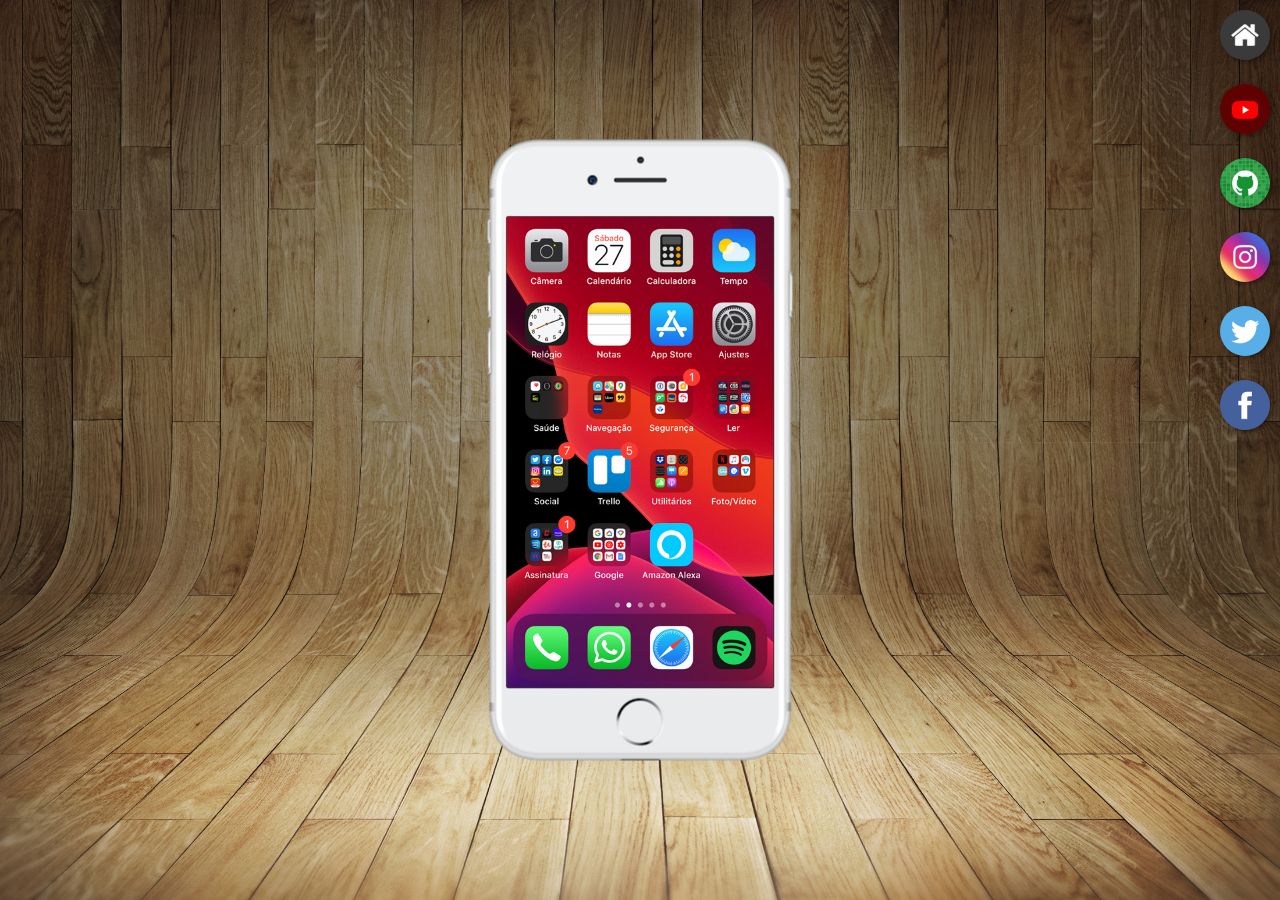
<file: index.html>
<!DOCTYPE html>
<html lang="pt-br">
<head>
    <meta charset="UTF-8">
    <meta name="viewport" content="width=device-width, initial-scale=1.0">
    <link rel="shortcut icon" href="favicon.ico" type="image/x-icon">
    <link rel="stylesheet" href="estilos/style.css">
    <title>Redes Sociais</title>
</head>
<body>
    <main>
        <section id="telefone">
             <iframe src="home.html" name="tela" id="tela" frameborder="0">
                seu navegador não é compatível com isso.
             </iframe>
       </section>
        <section id="redes-sociais">
            <a href="home.html" target="tela"><img src="imagens/logo-home.jpg" alt="home"></a><br>
            <a href="youtube.html" target="tela"><img src="imagens/logo-youtube.jpg" alt="Youtube"></a><br>
            <a href="github.html" target="tela"><img src="imagens/logo-github.jpg" alt="Github"></a><br>
            <a href="instagram.html" target="tela"><img src="imagens/logo-instagram.jpg" alt="instagram"></a><br>
            <a href="twitter.html" target="tela"><img src="imagens/logo-twitter.jpg" alt="twitter"></a><br>
            <a href="facebook.html" target="tela"><img src="imagens/logo-facebook.jpg" alt="facebook"></a><br>
        </section>
    </main>
</body>
</html>
</file>
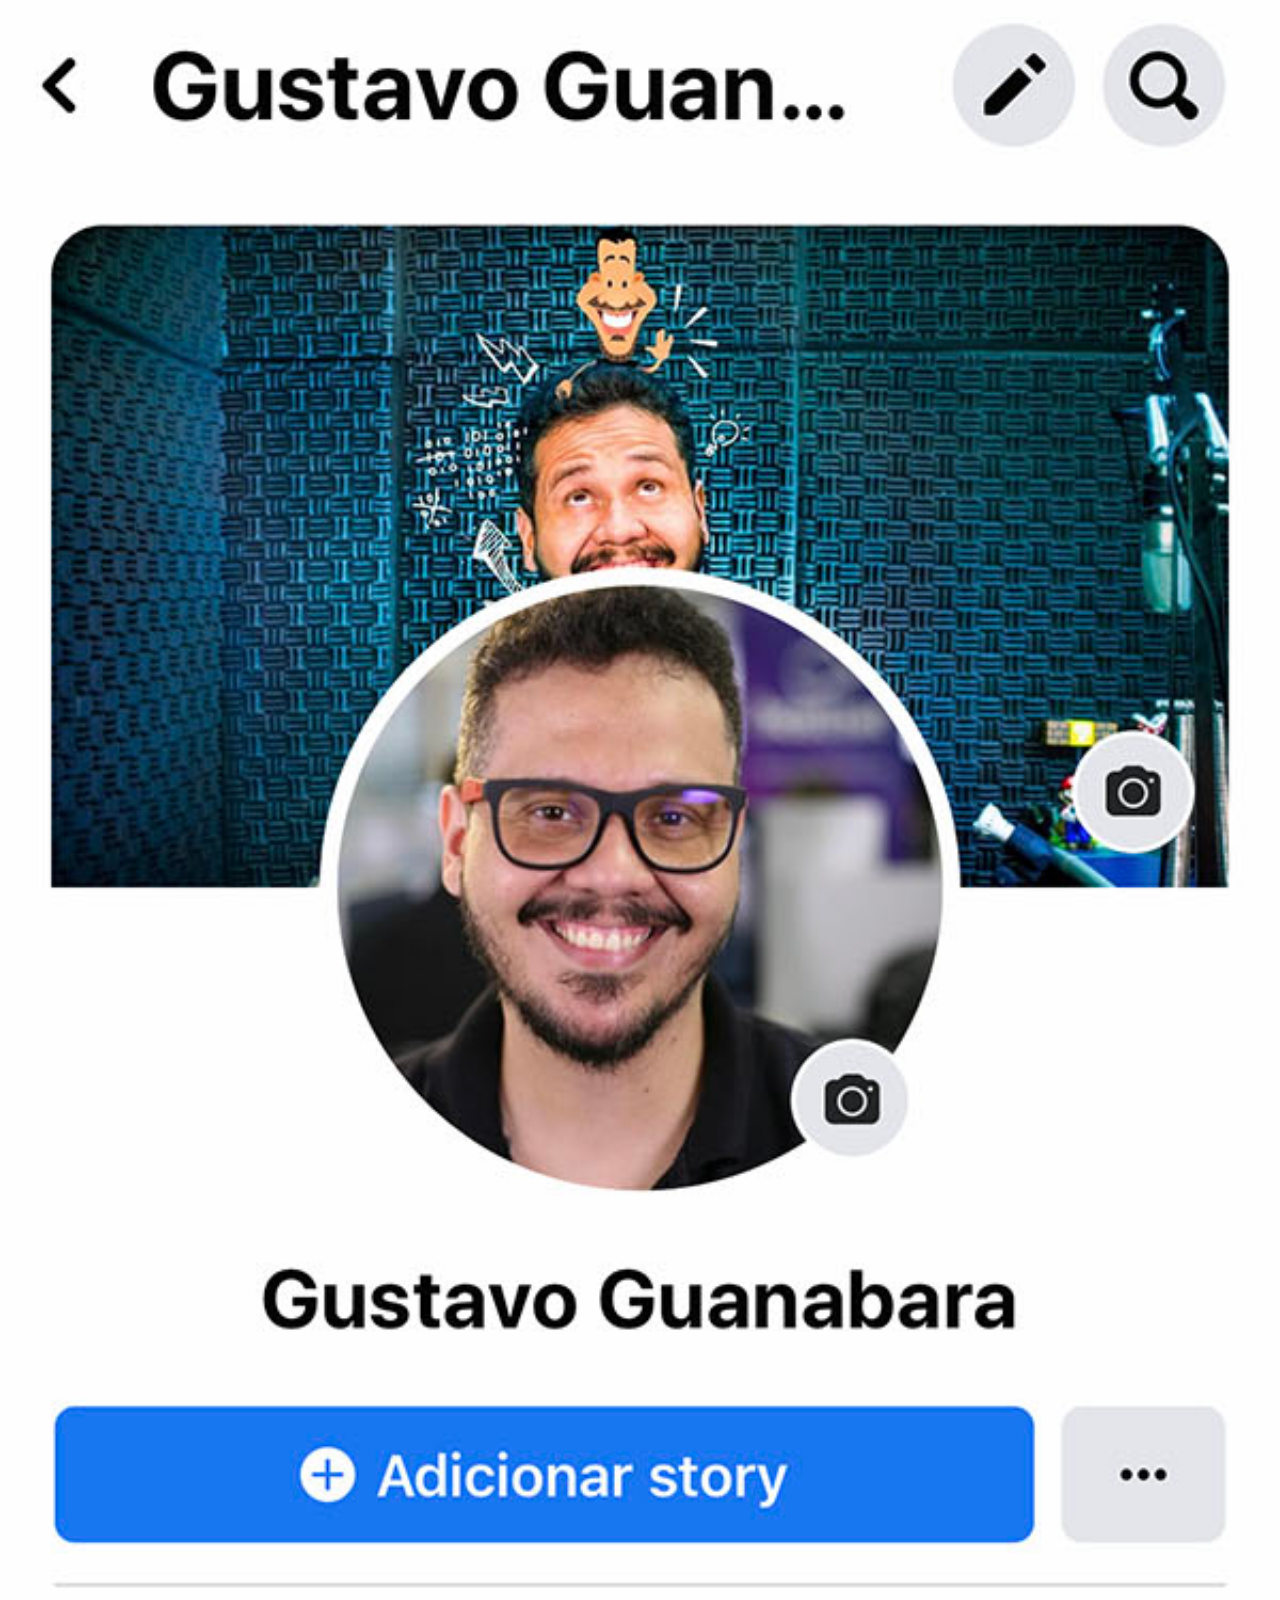
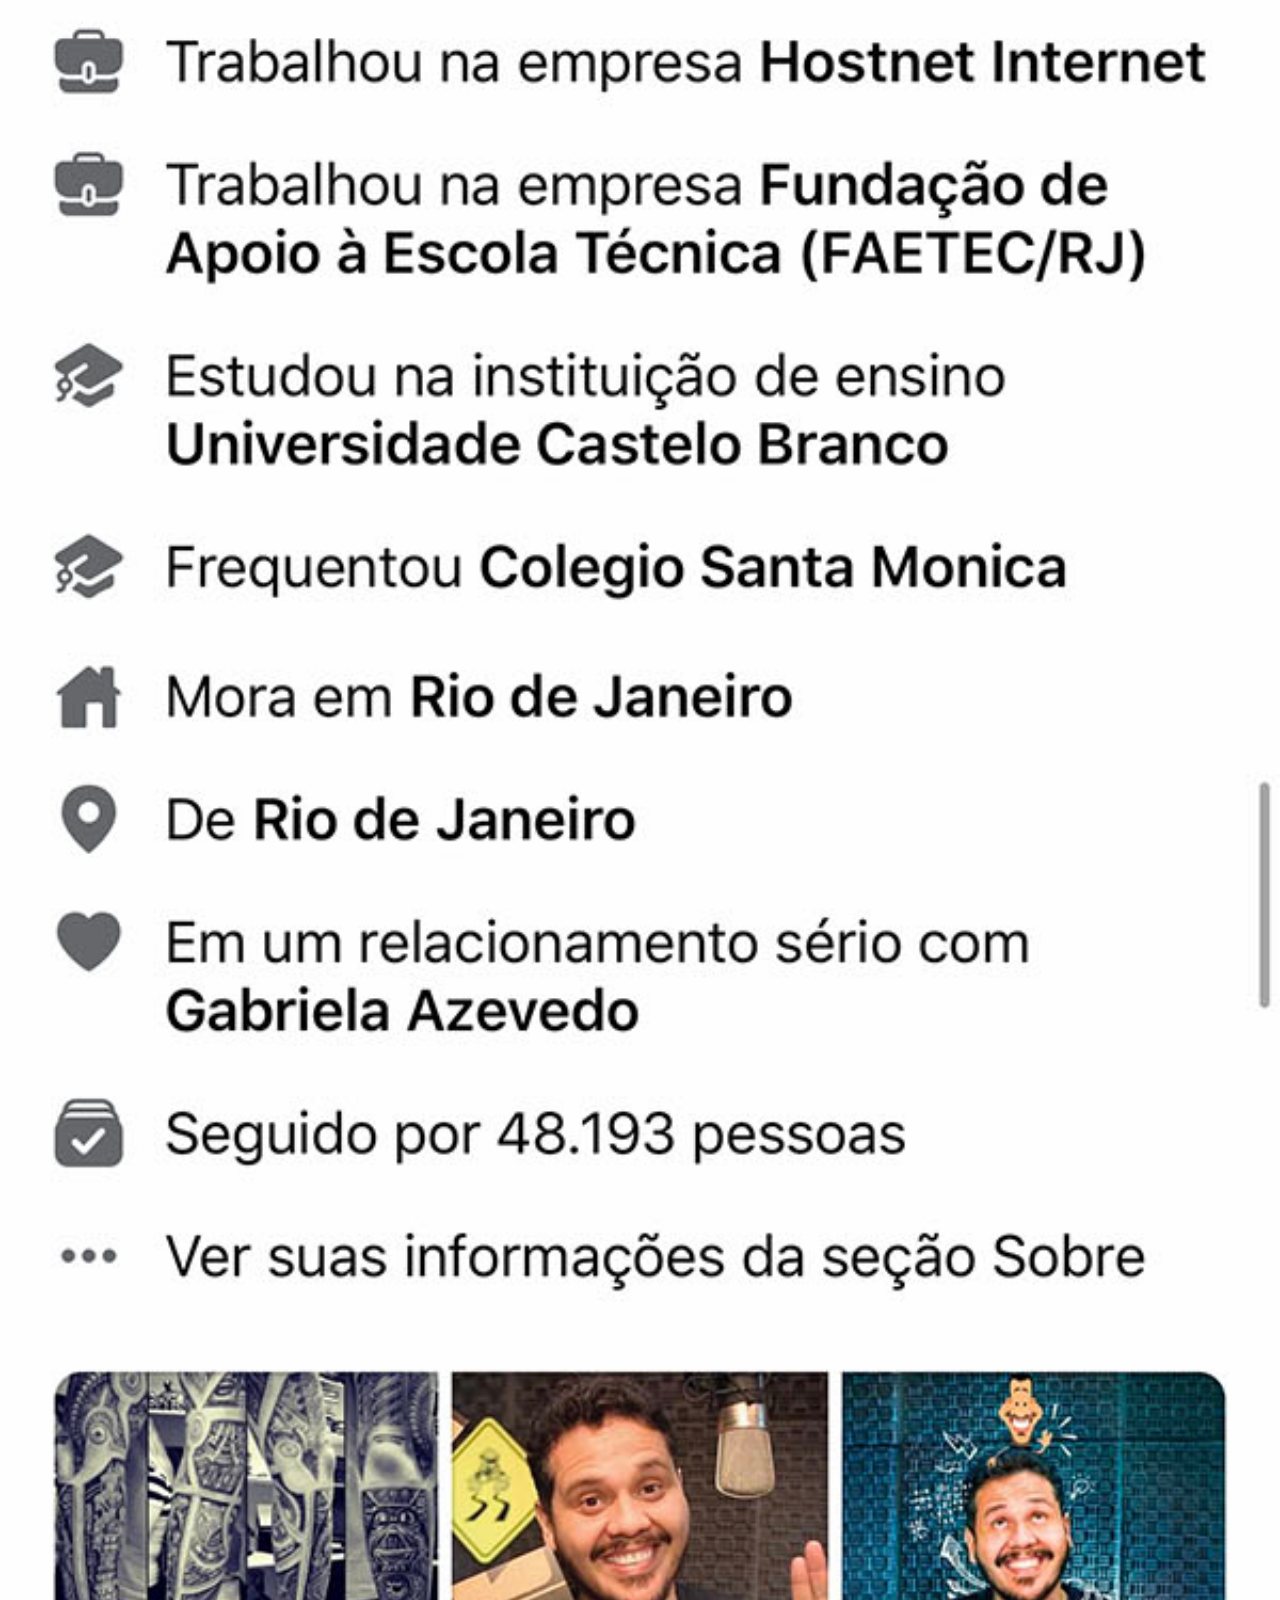
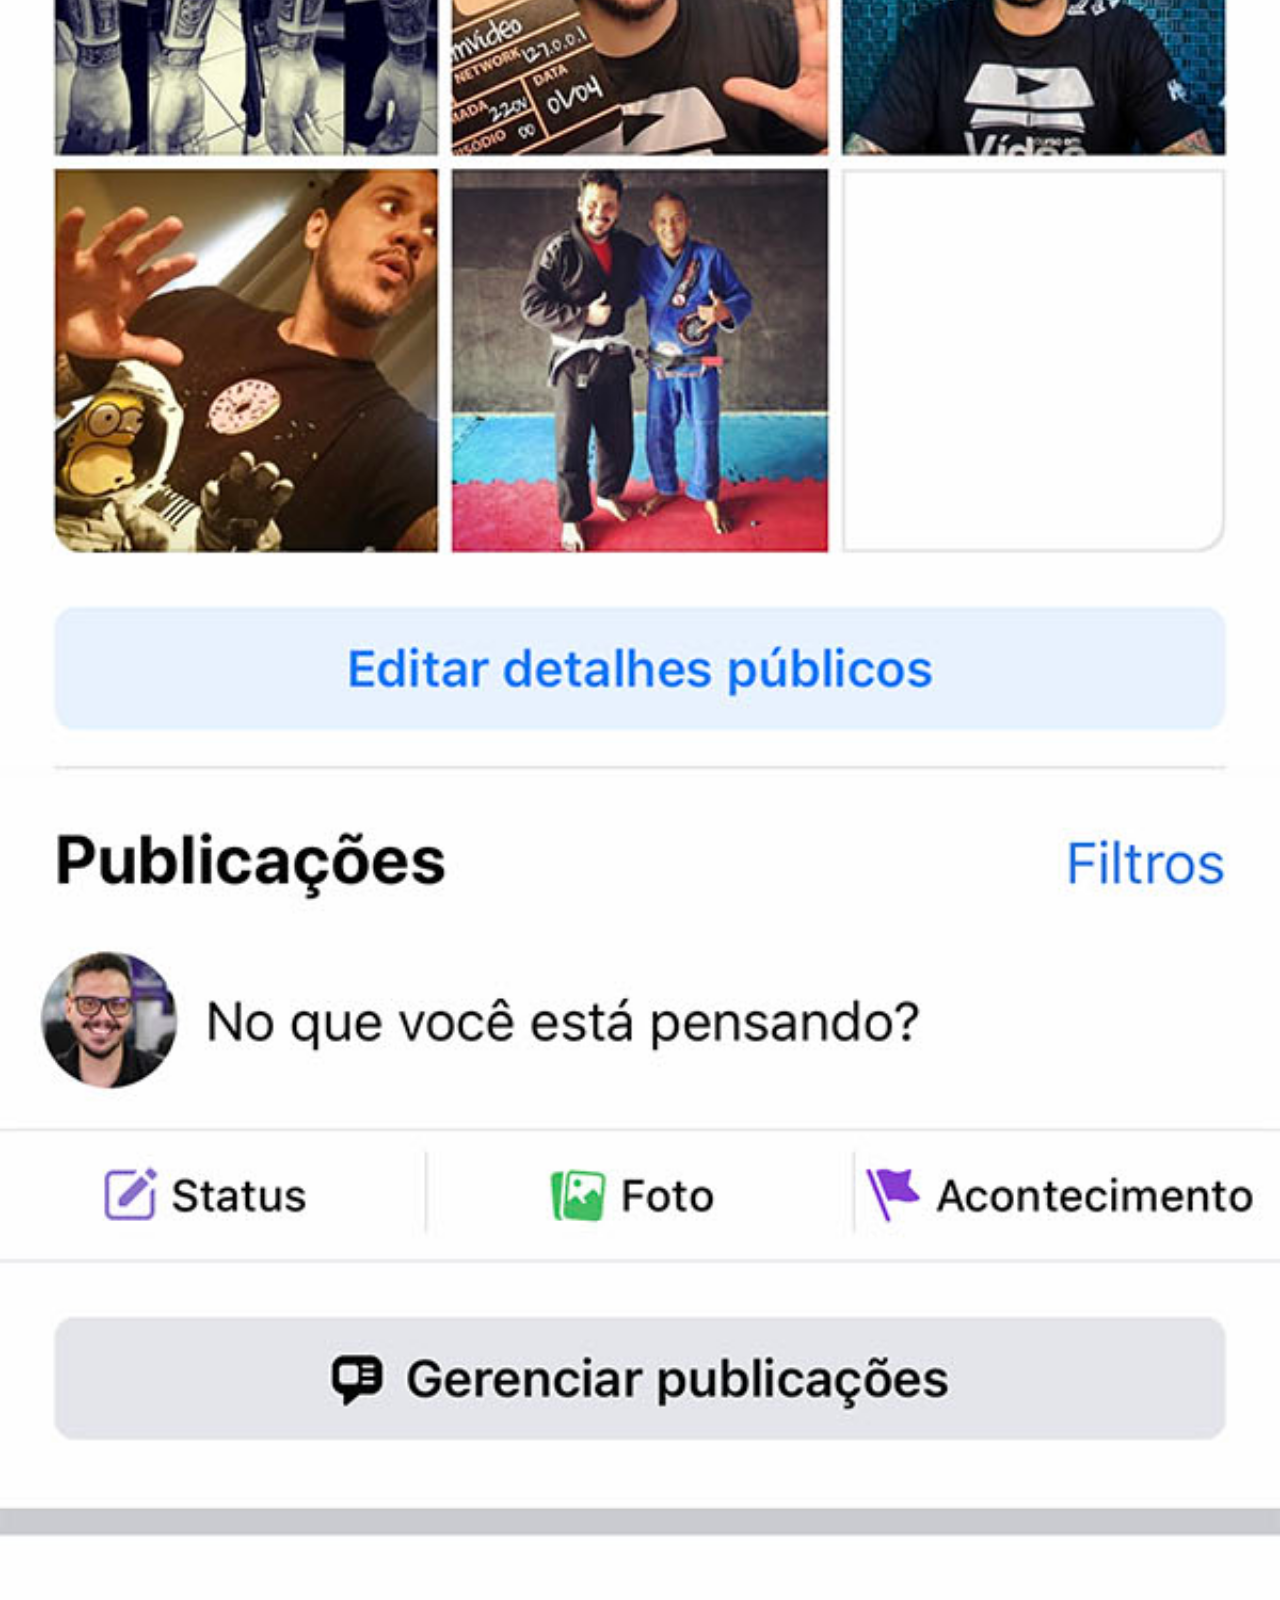
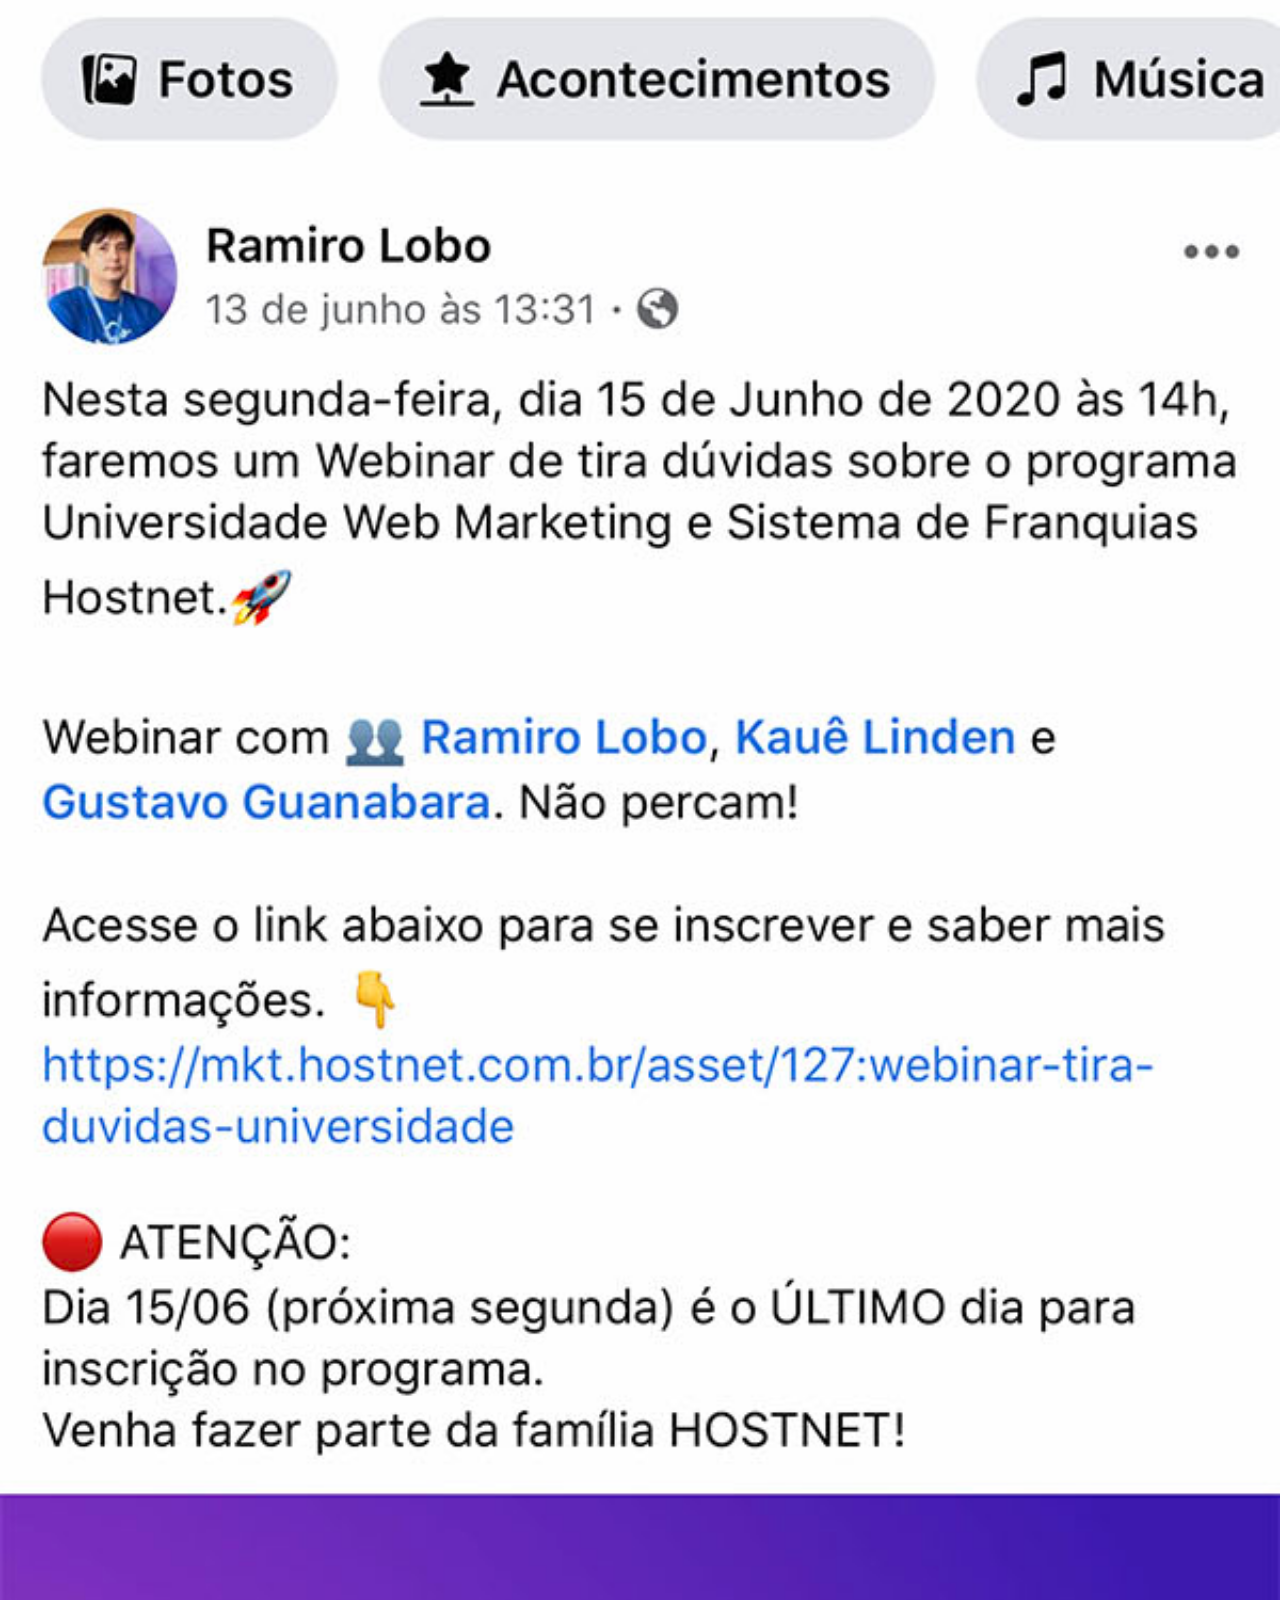
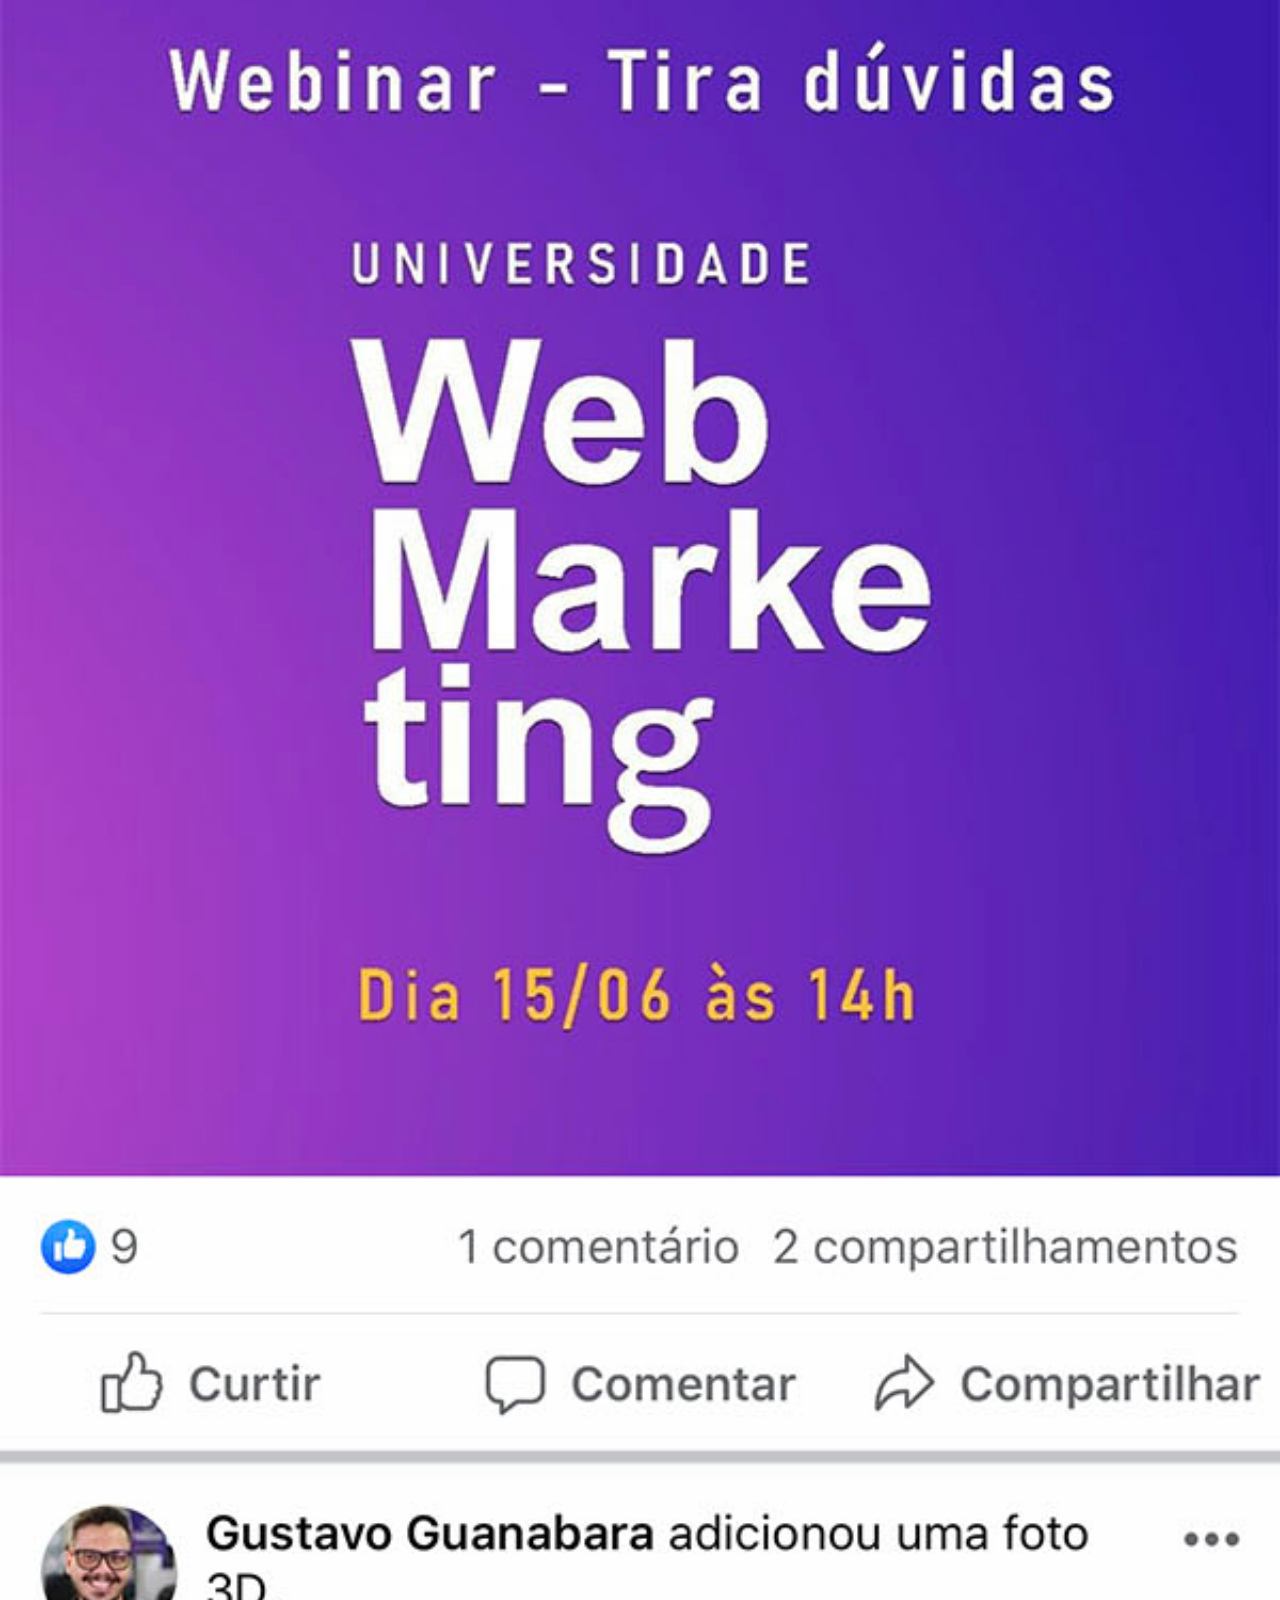
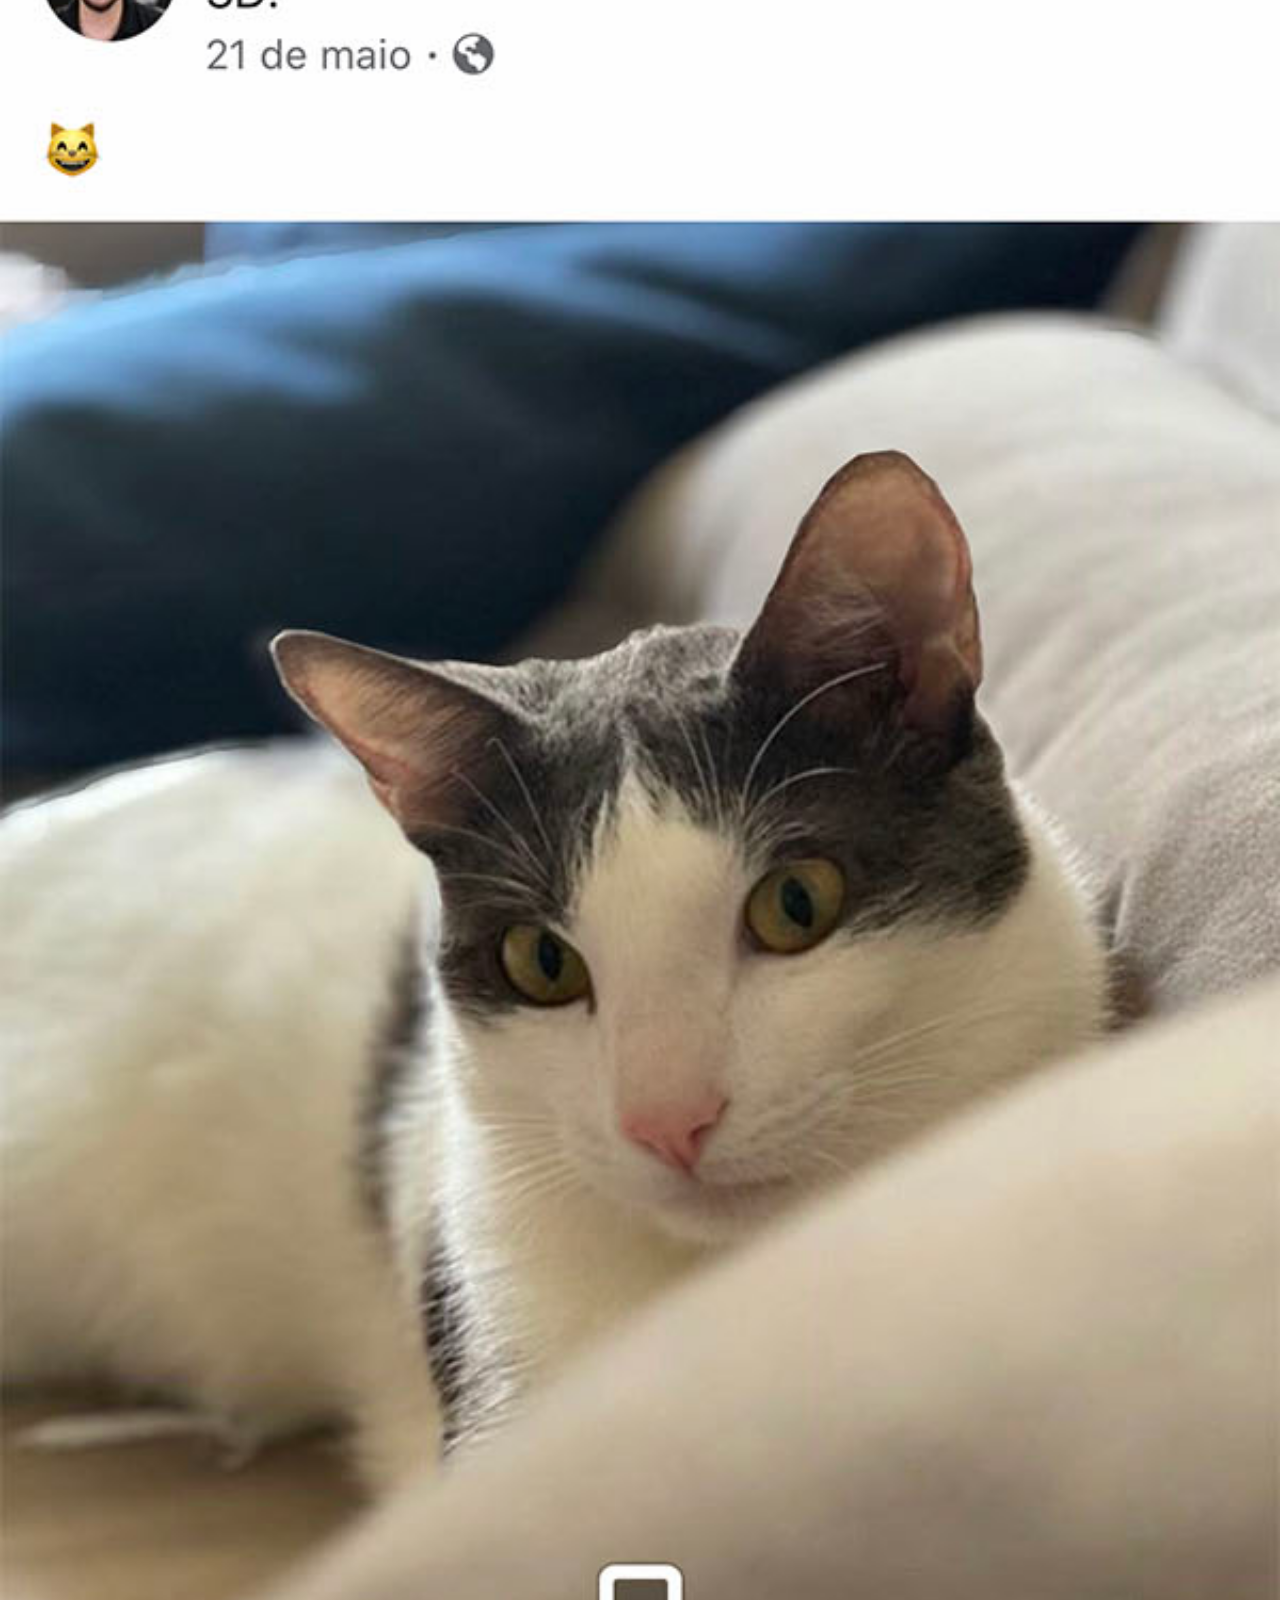
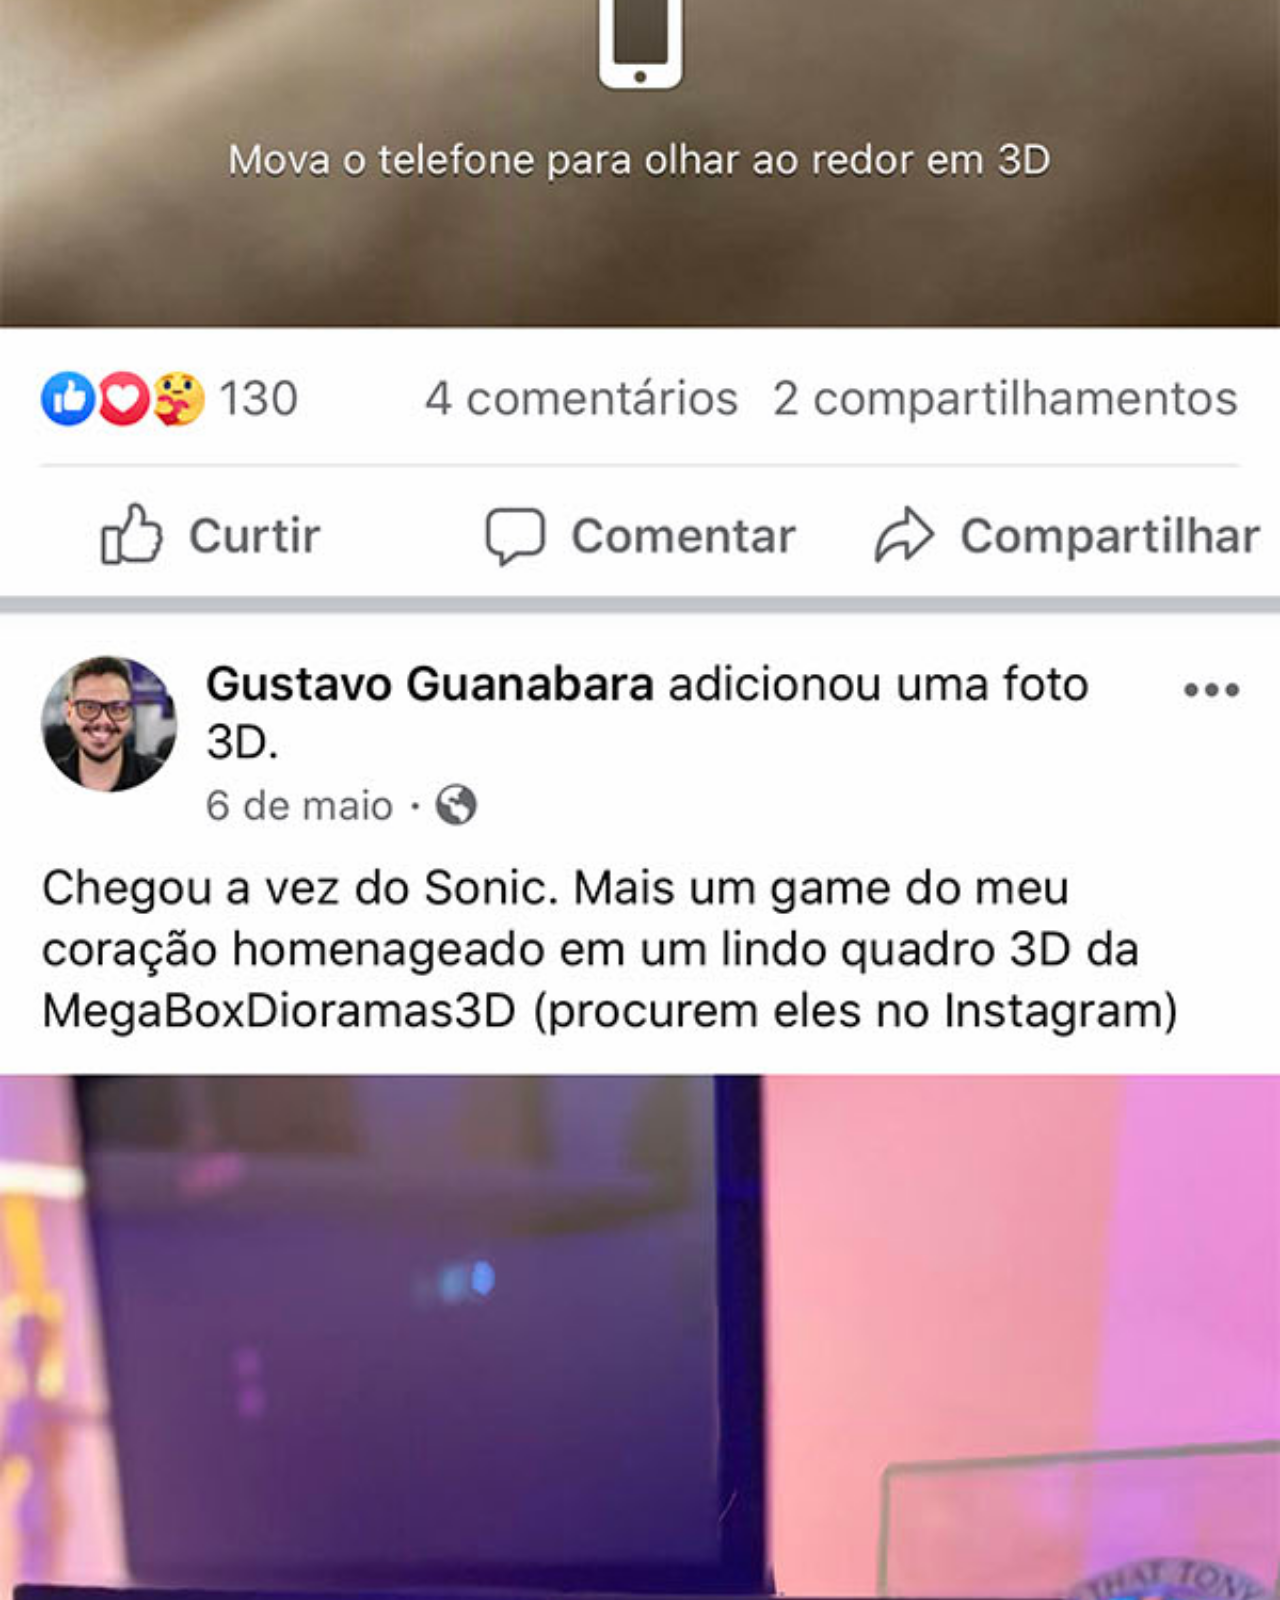
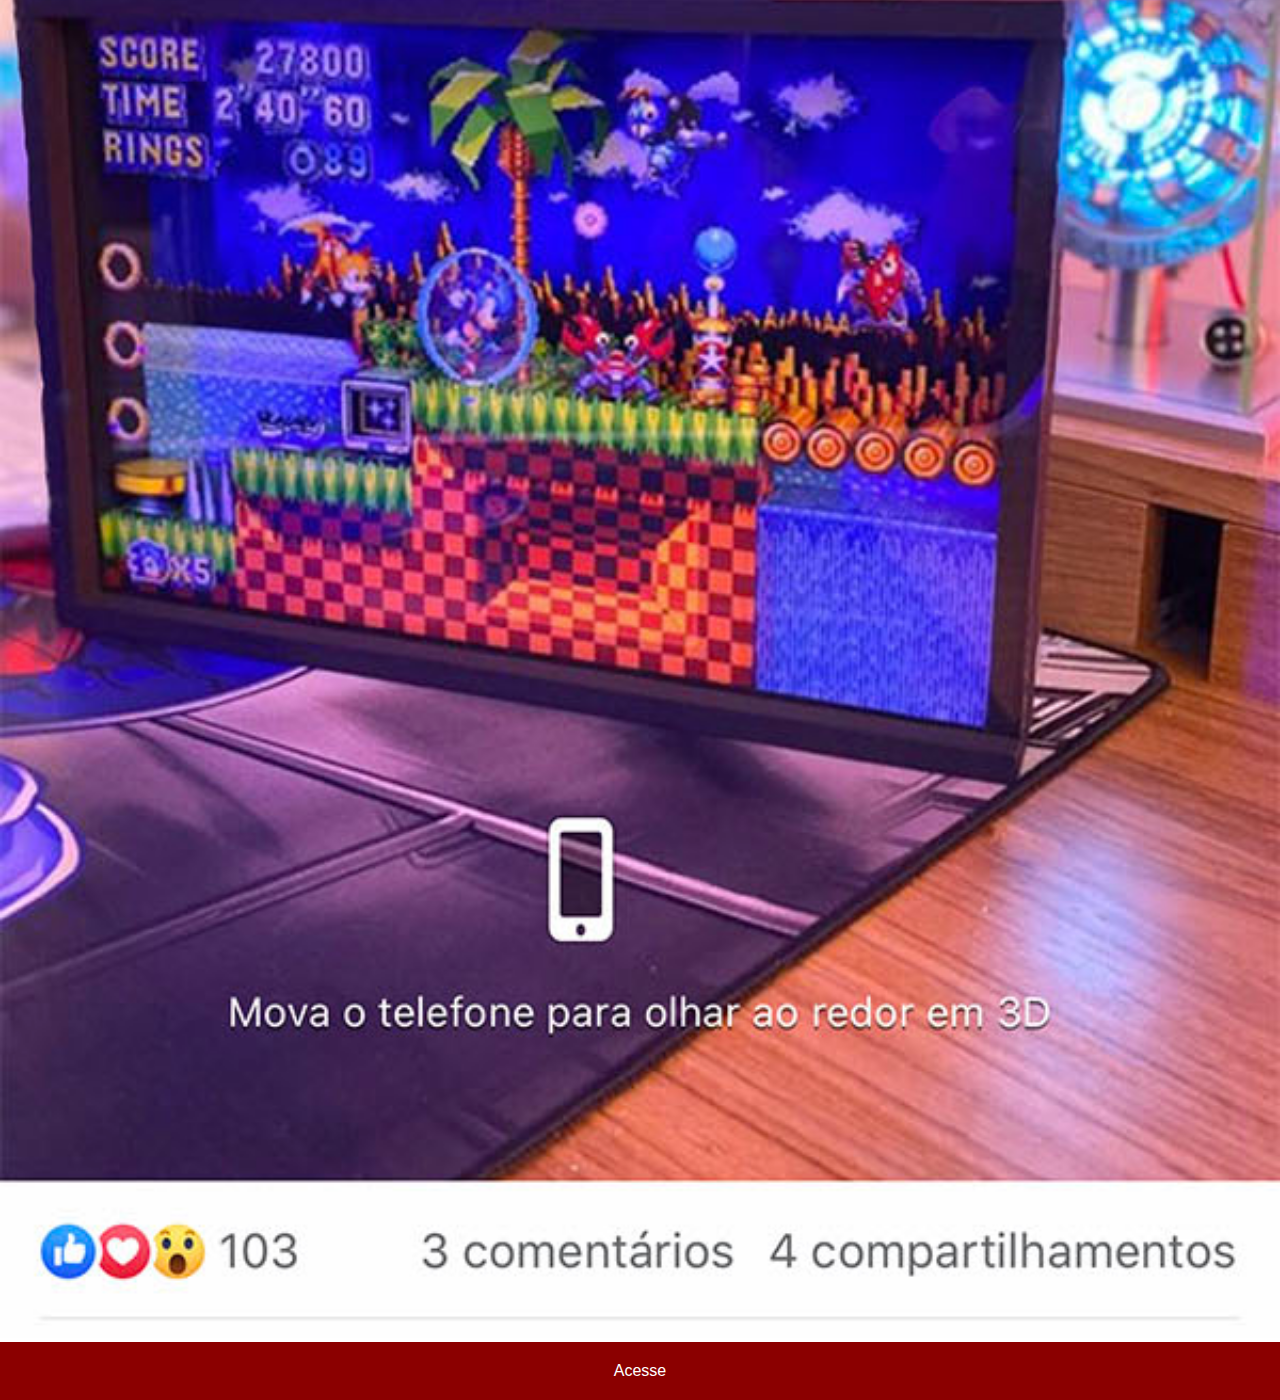
<file: facebook.html>
<!DOCTYPE html>
<html lang="pt-bt">
<head>
    <meta charset="UTF-8">
    <meta name="viewport" content="width=device-width, initial-scale=1.0">
    <title>facebook</title>
    <link rel="stylesheet" href="estilos/socials.css">
</head>
<body>
    <img src="imagens/tela-facebook.jpg" alt="facebook">
    <a href="https://www.facebook.com/?locale=pt_BR" target="_blank">Acesse</a>
</body>
</html>
</file>
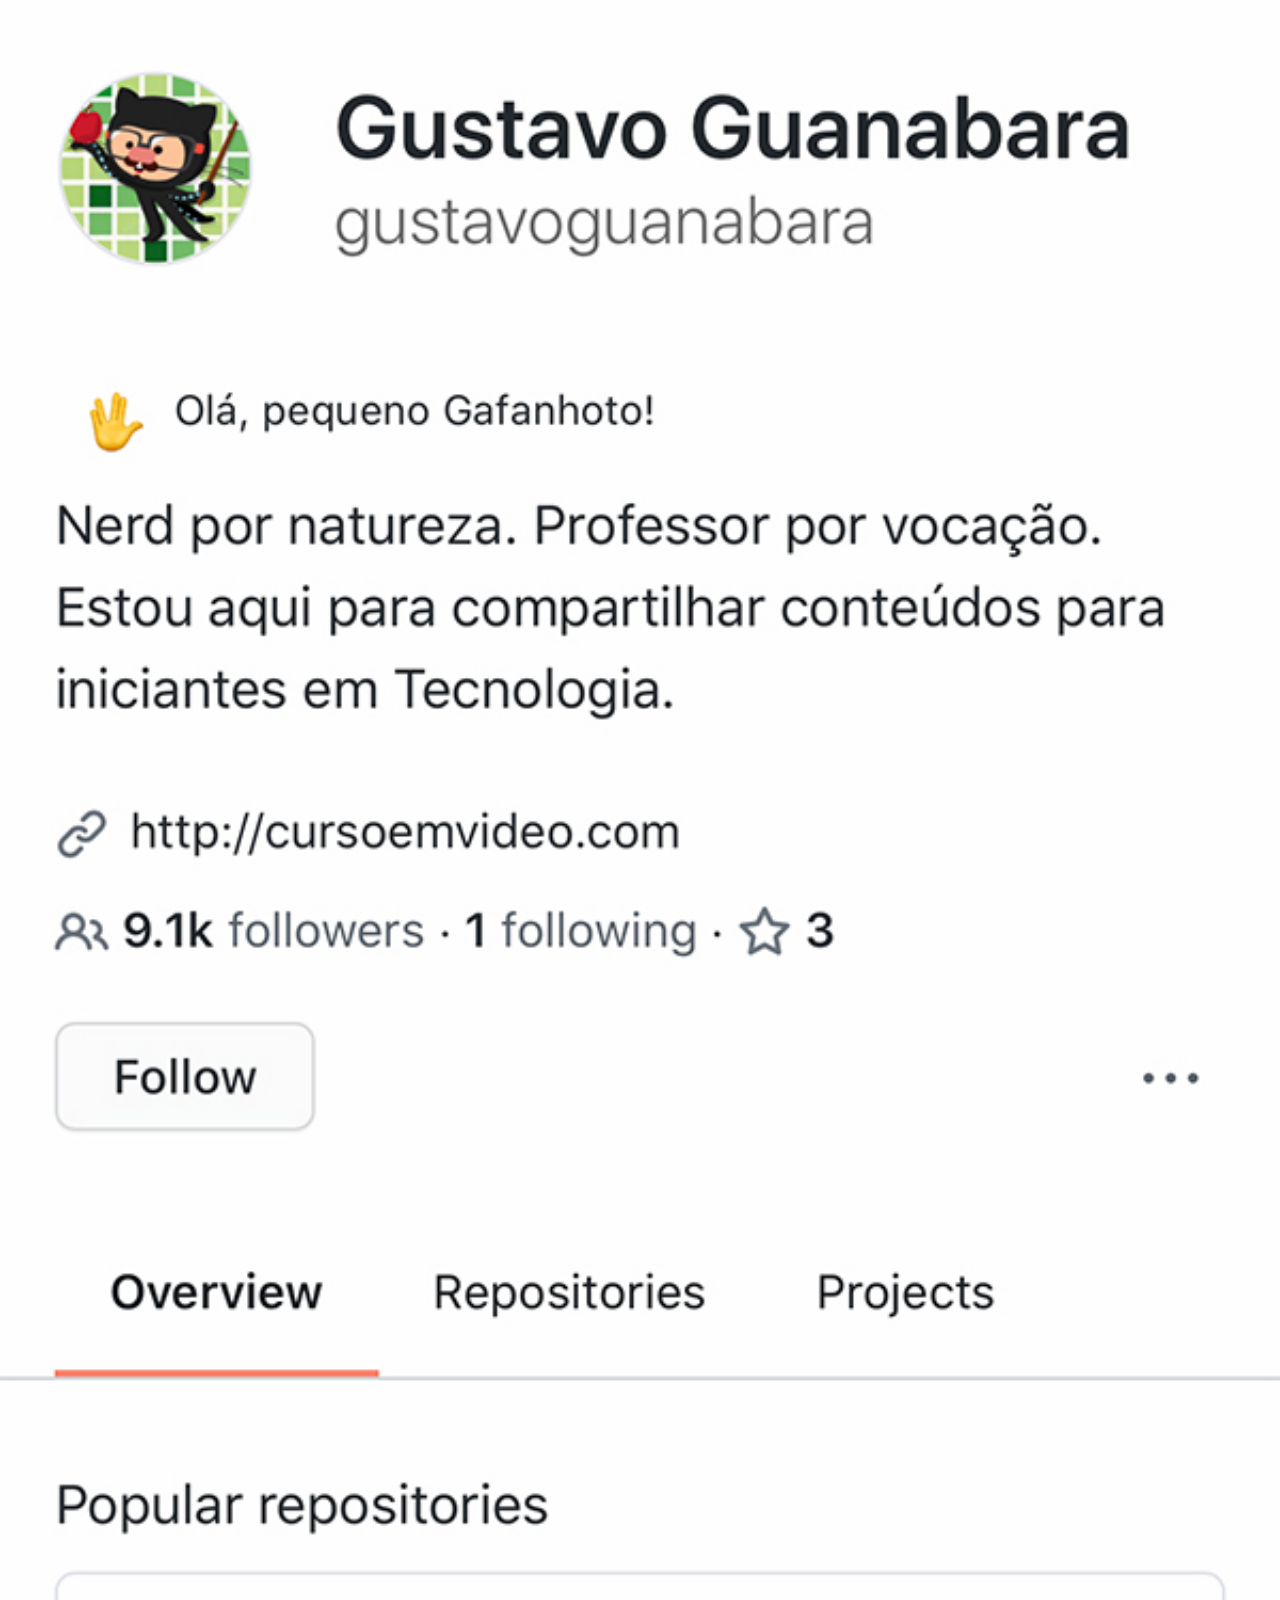
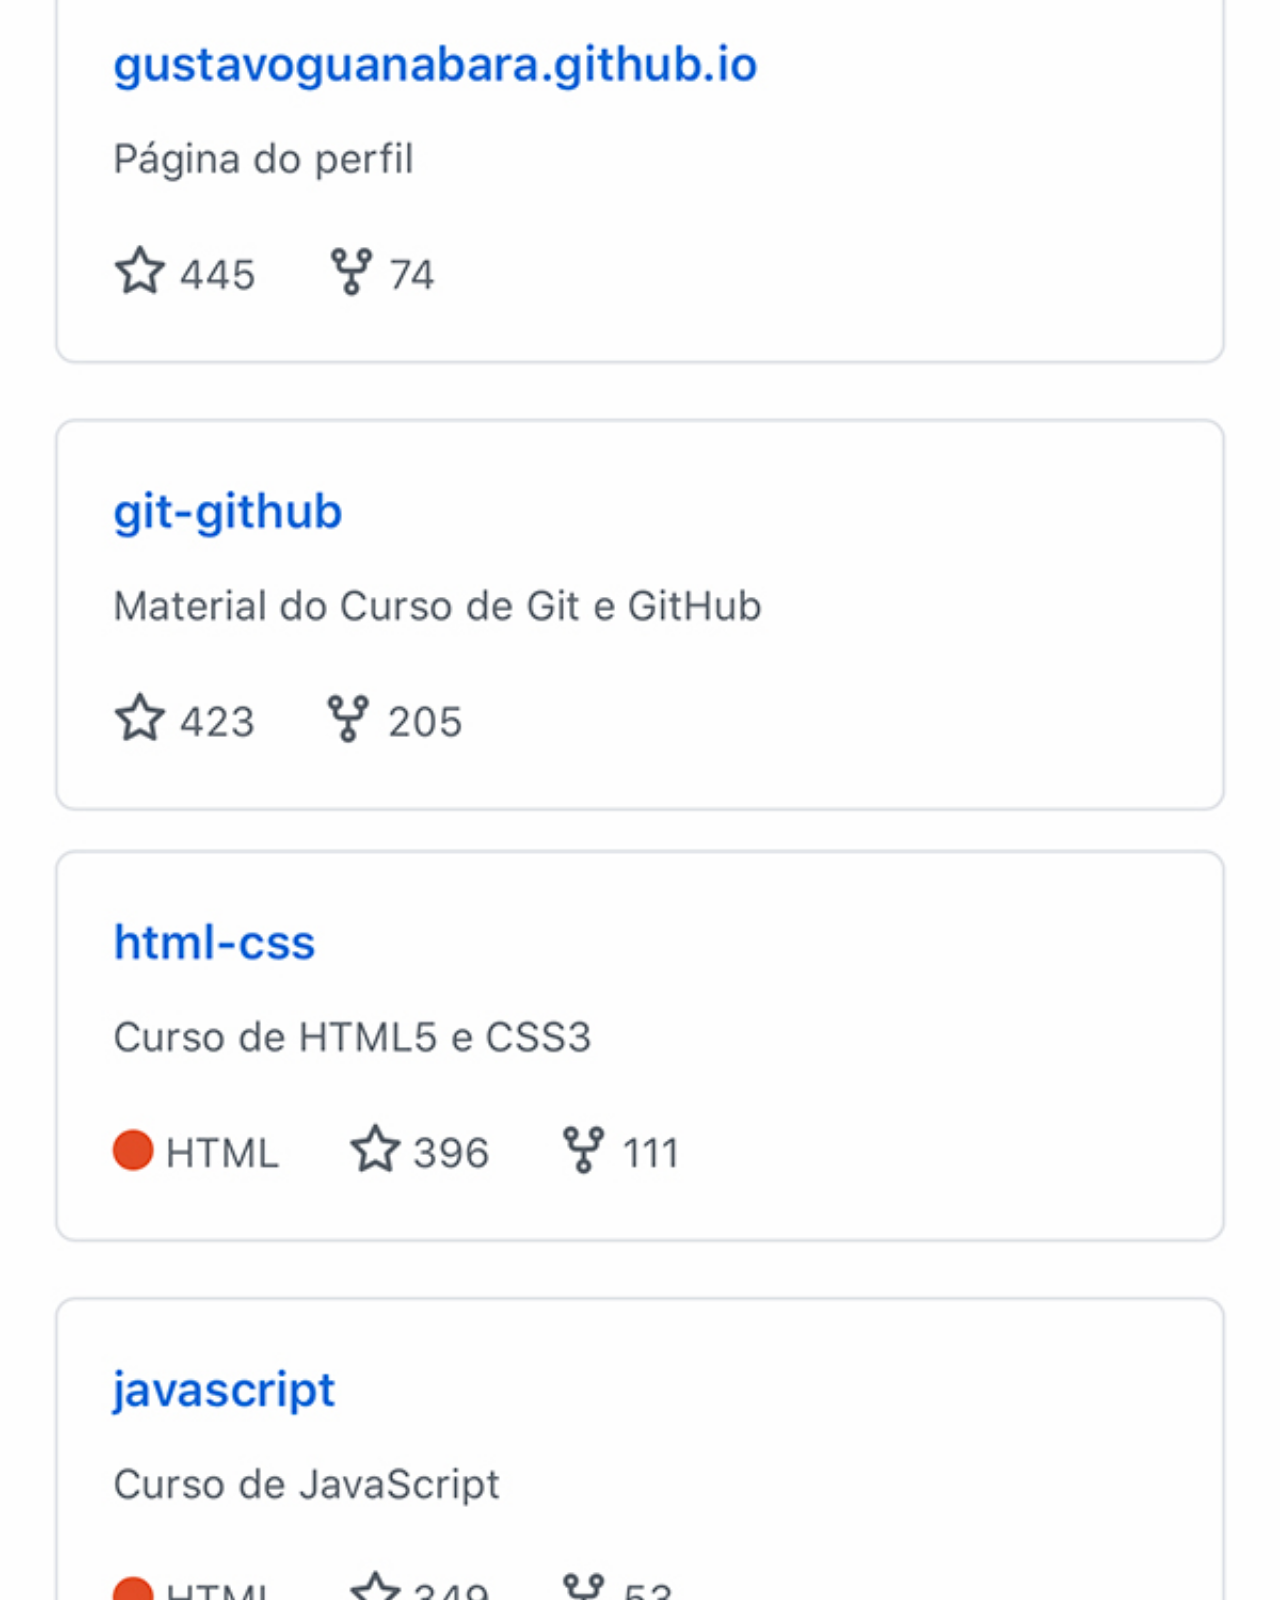
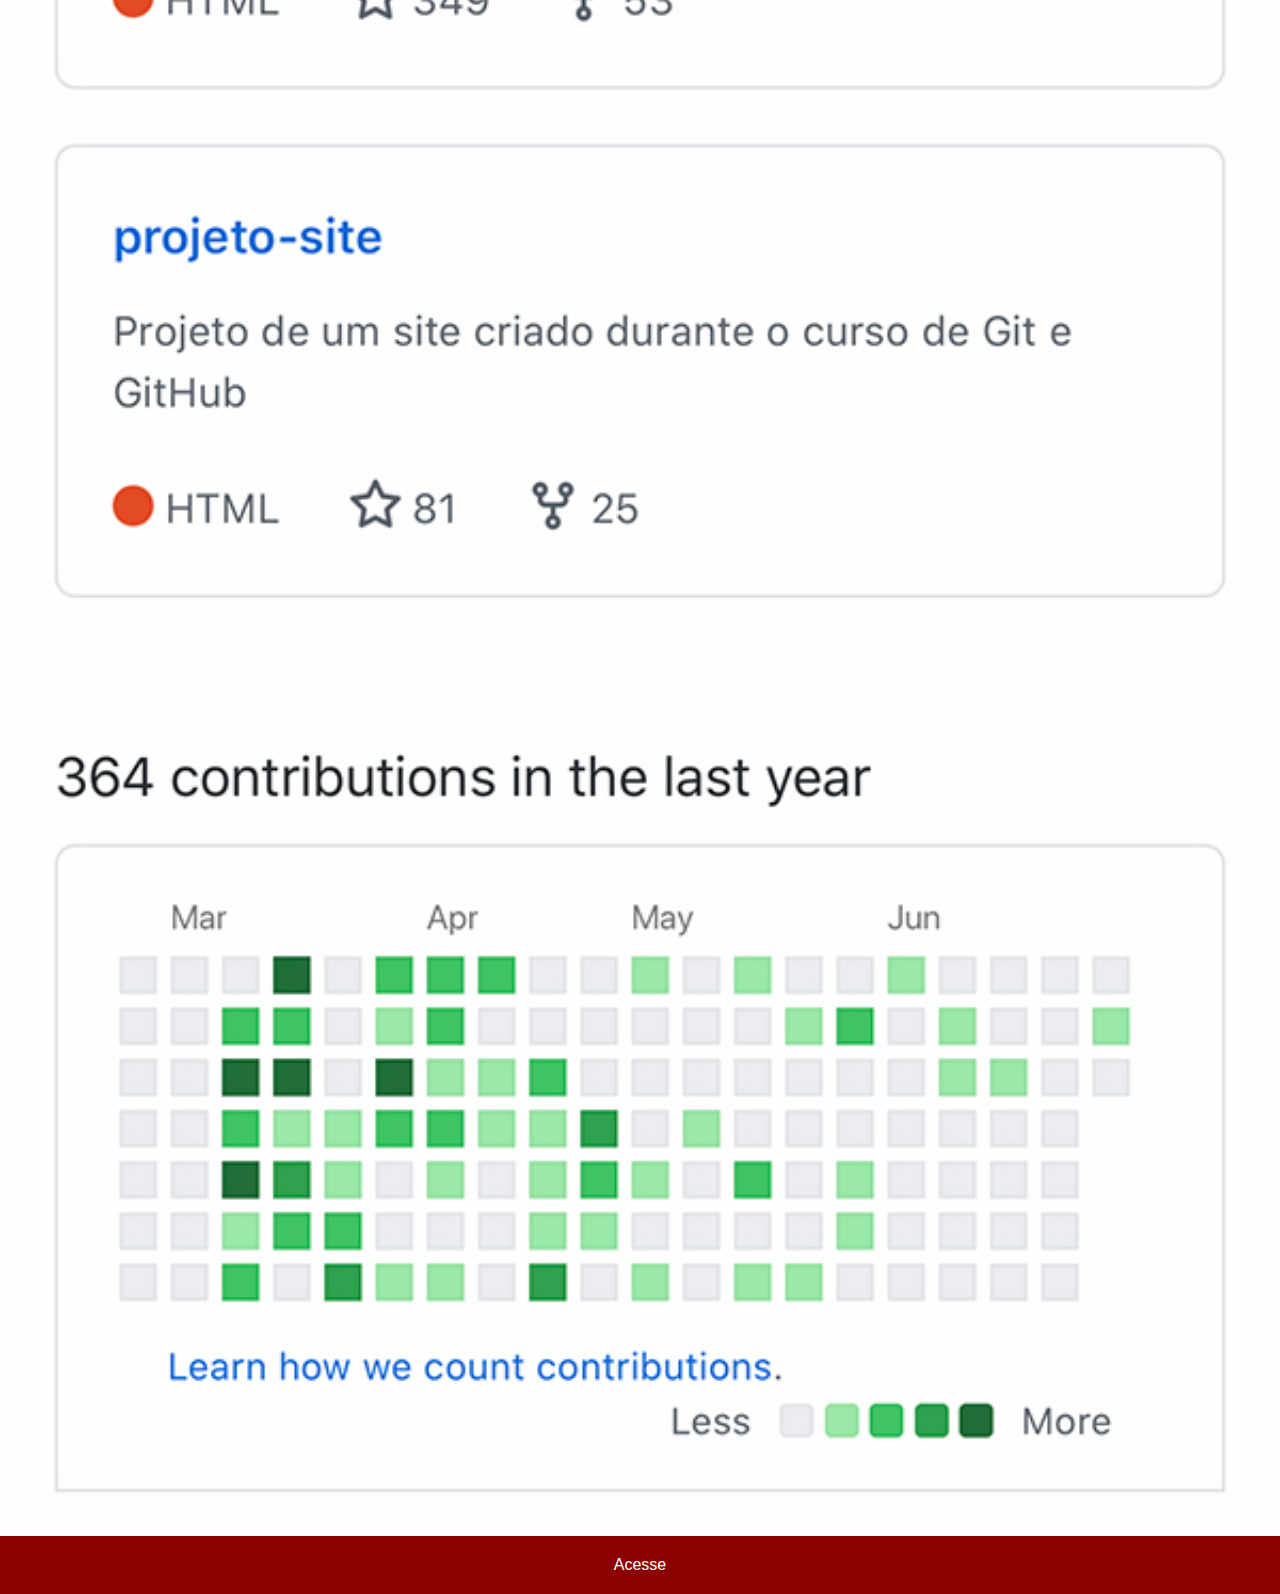
<file: github.html>
<!DOCTYPE html>
<html lang="pt-br">
<head>
    <meta charset="UTF-8">
    <meta name="viewport" content="width=device-width, initial-scale=1.0">
    <title>Github</title>
    <link rel="stylesheet" href="estilos/socials.css">
</head>
<body>
    <img src="imagens/tela-github.jpg" alt="gitgub">
    <a href="https://github.com/GustavoBatistaSantos" target="_blank">Acesse</a>
</body>
</html>
</file>
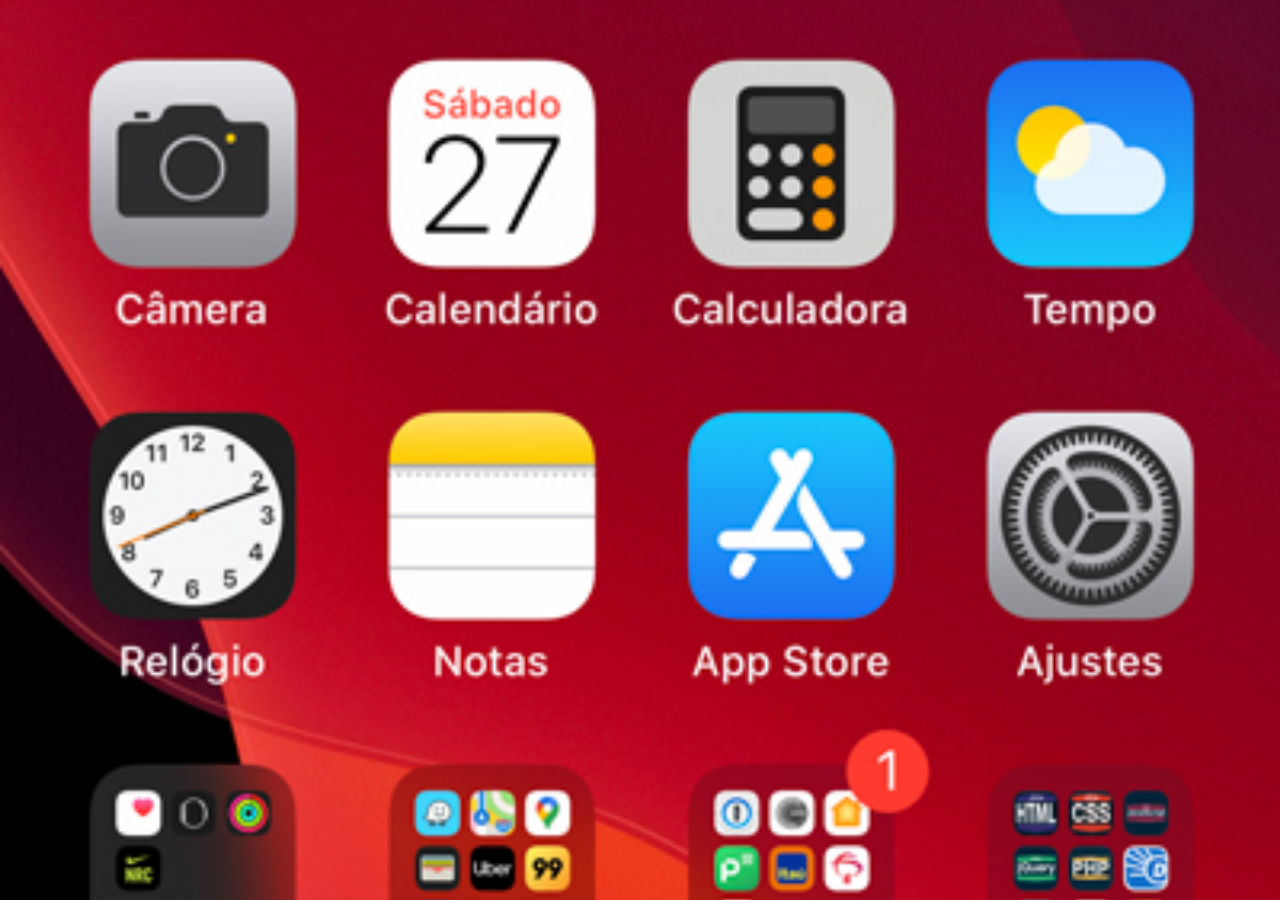
<file: home.html>
<!DOCTYPE html>
<html lang="pt-br">
<head>
    <meta charset="UTF-8">
    <meta name="viewport" content="width=device-width, initial-scale=1.0">
    <title>home</title>
</head>
<style>
    *{
        margin: 0px;
        padding: 0px;
    }

    body{
        width: 100vw;
        height: 100vh;
        background: black url('imagens/tela-home.jpg') no-repeat top center;
        background-size: cover;
    }
</style>
<body>
    
</body>
</html>
</file>
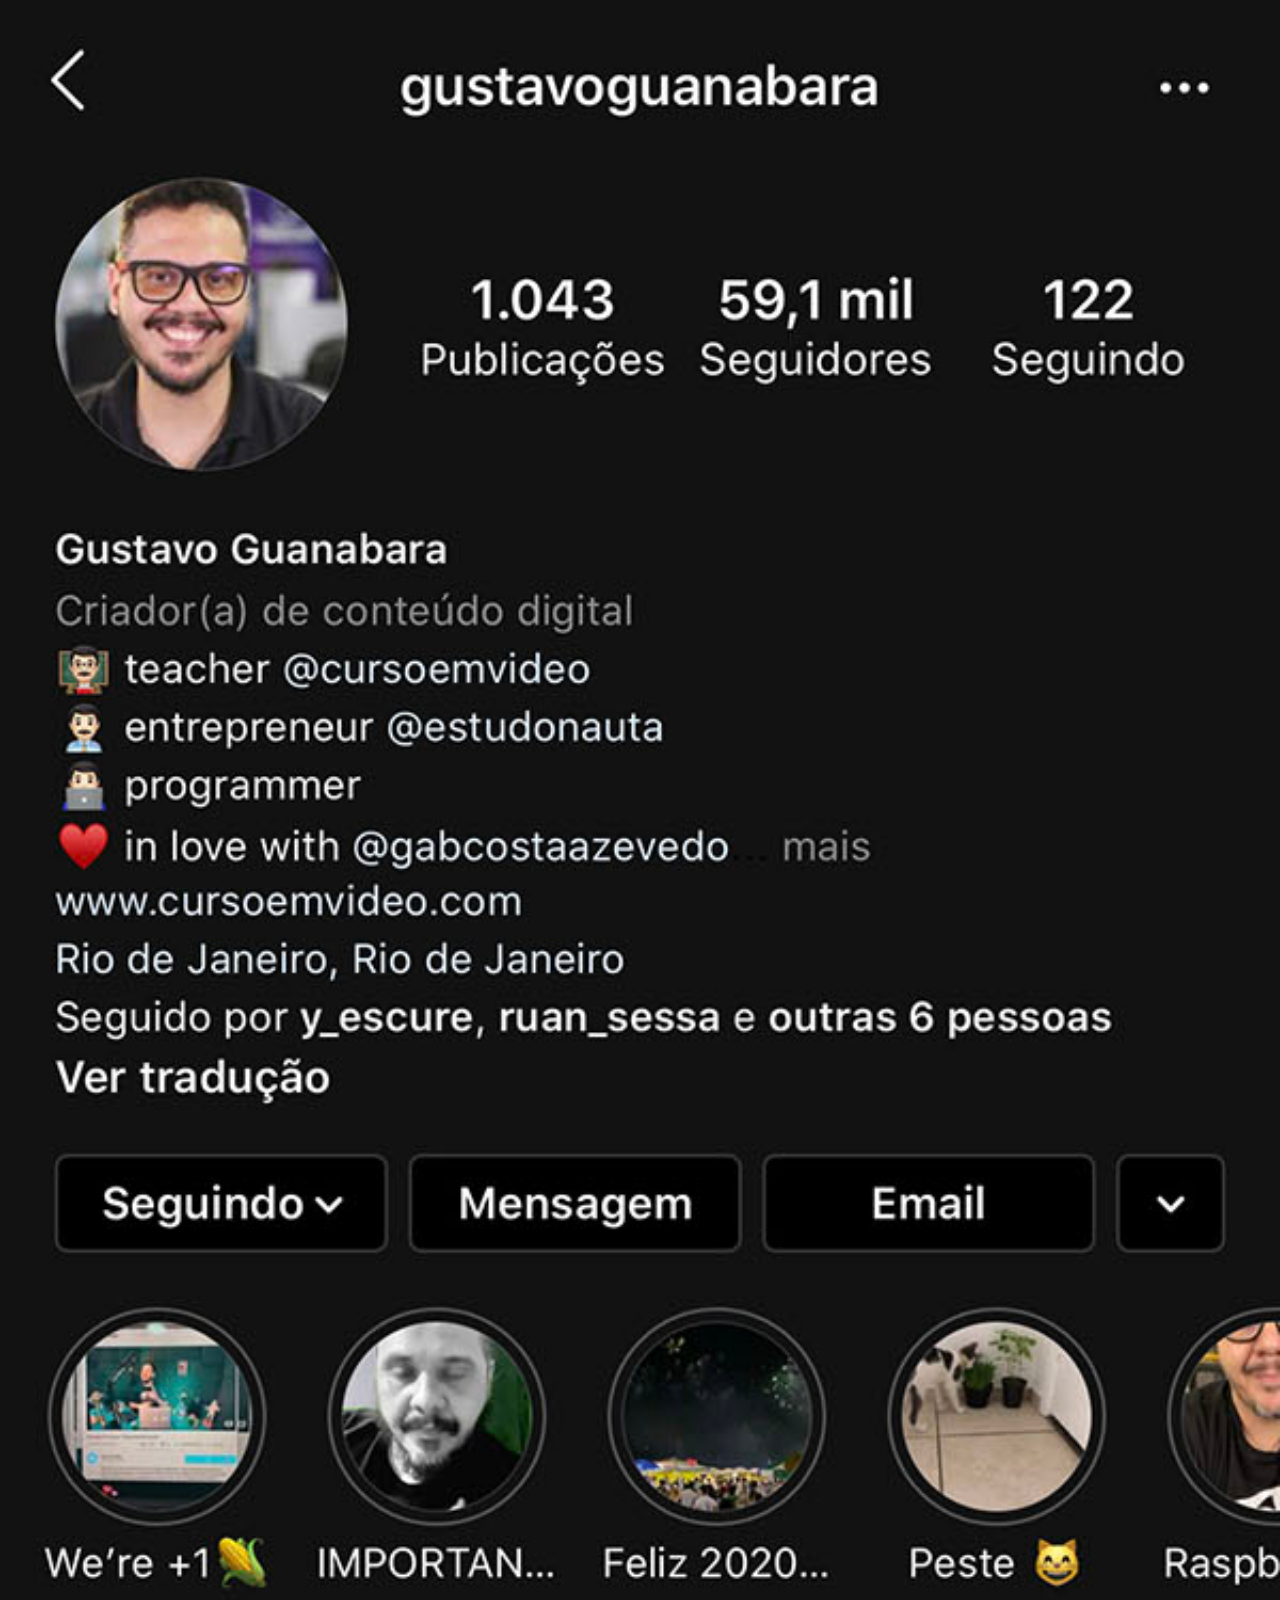
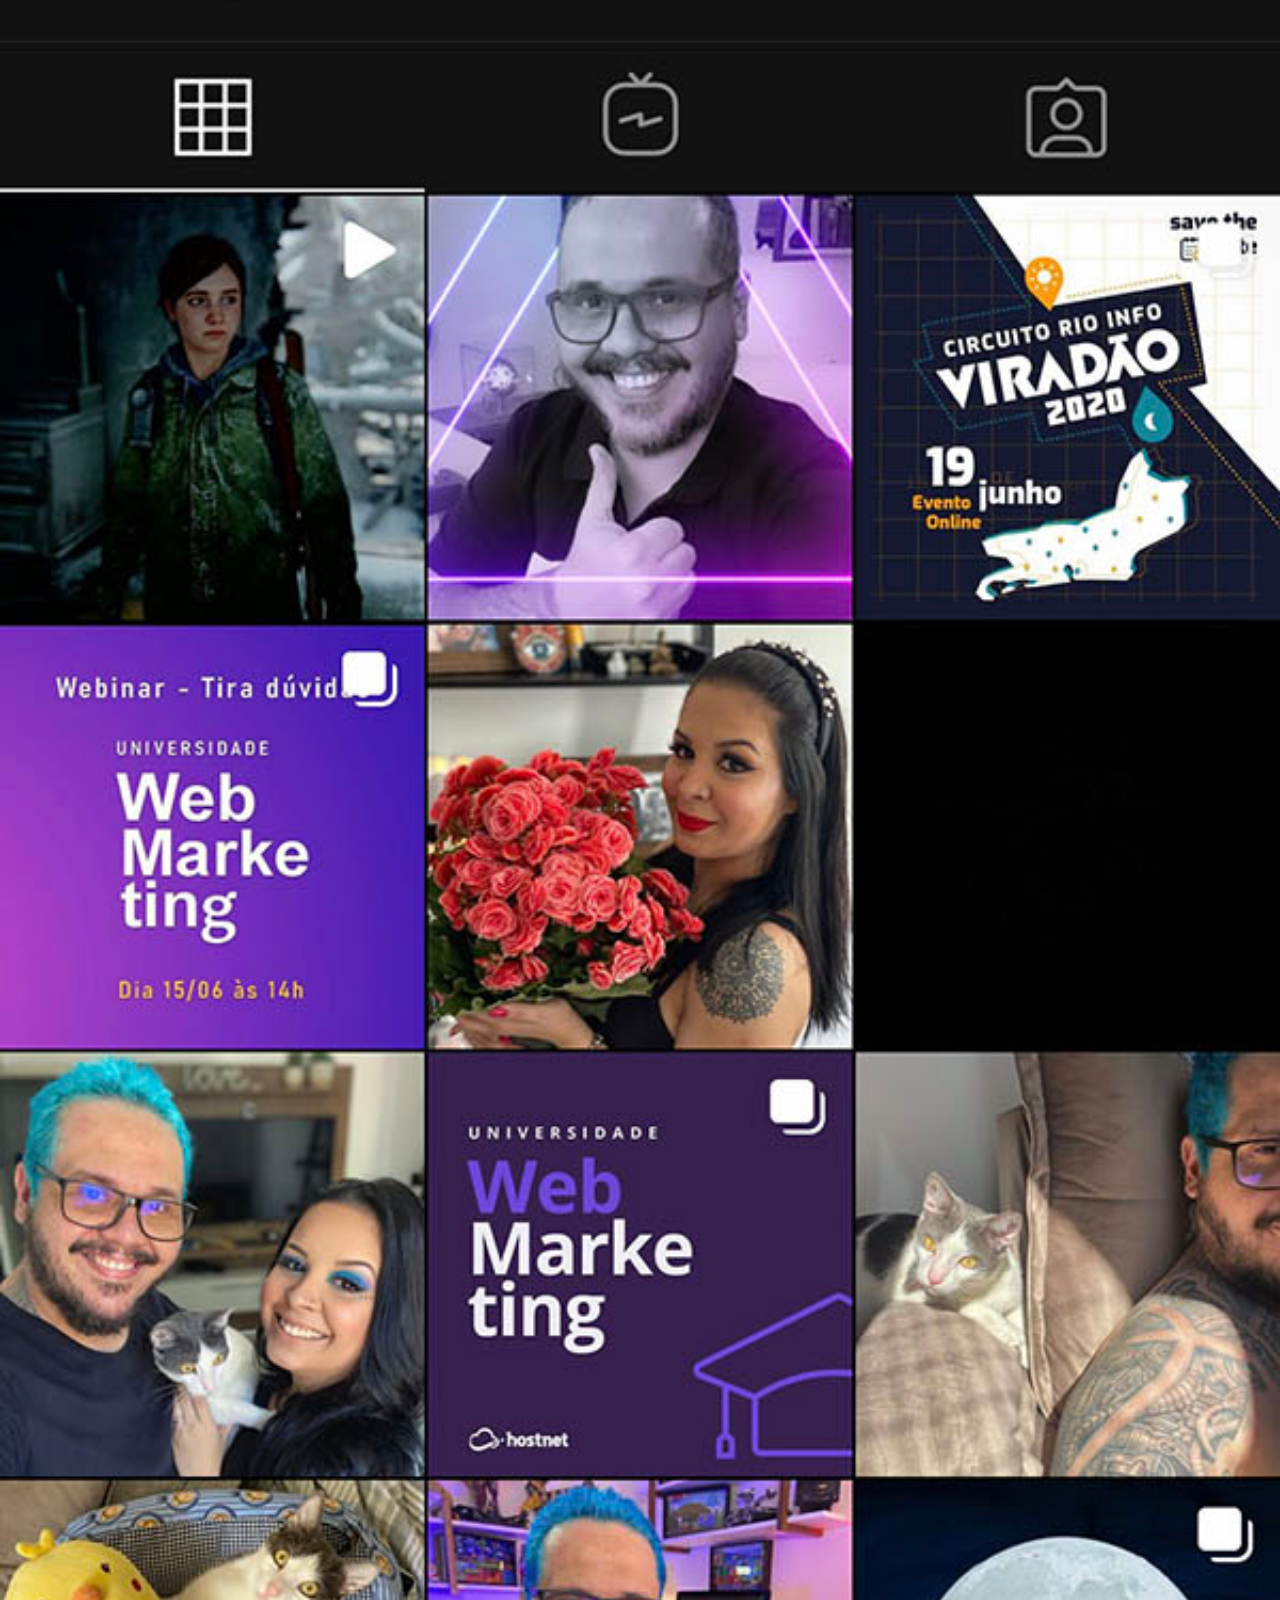
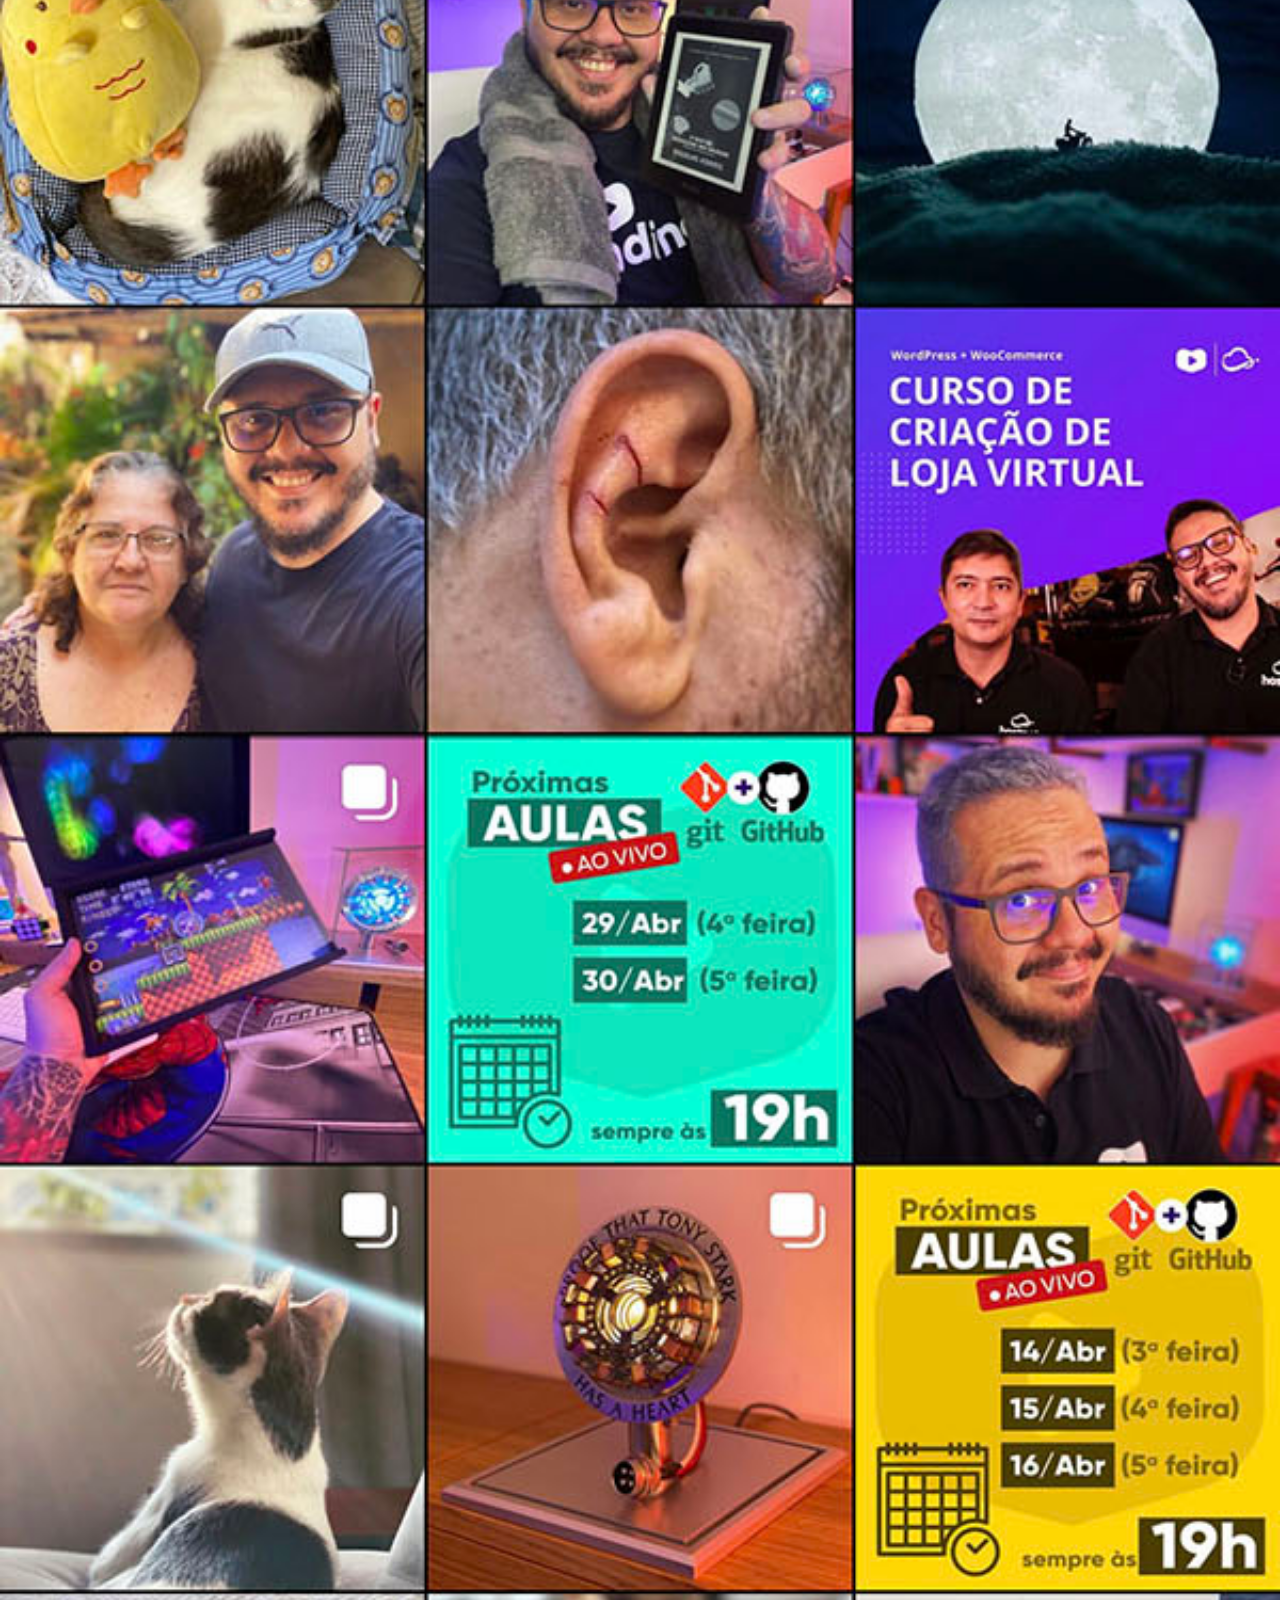
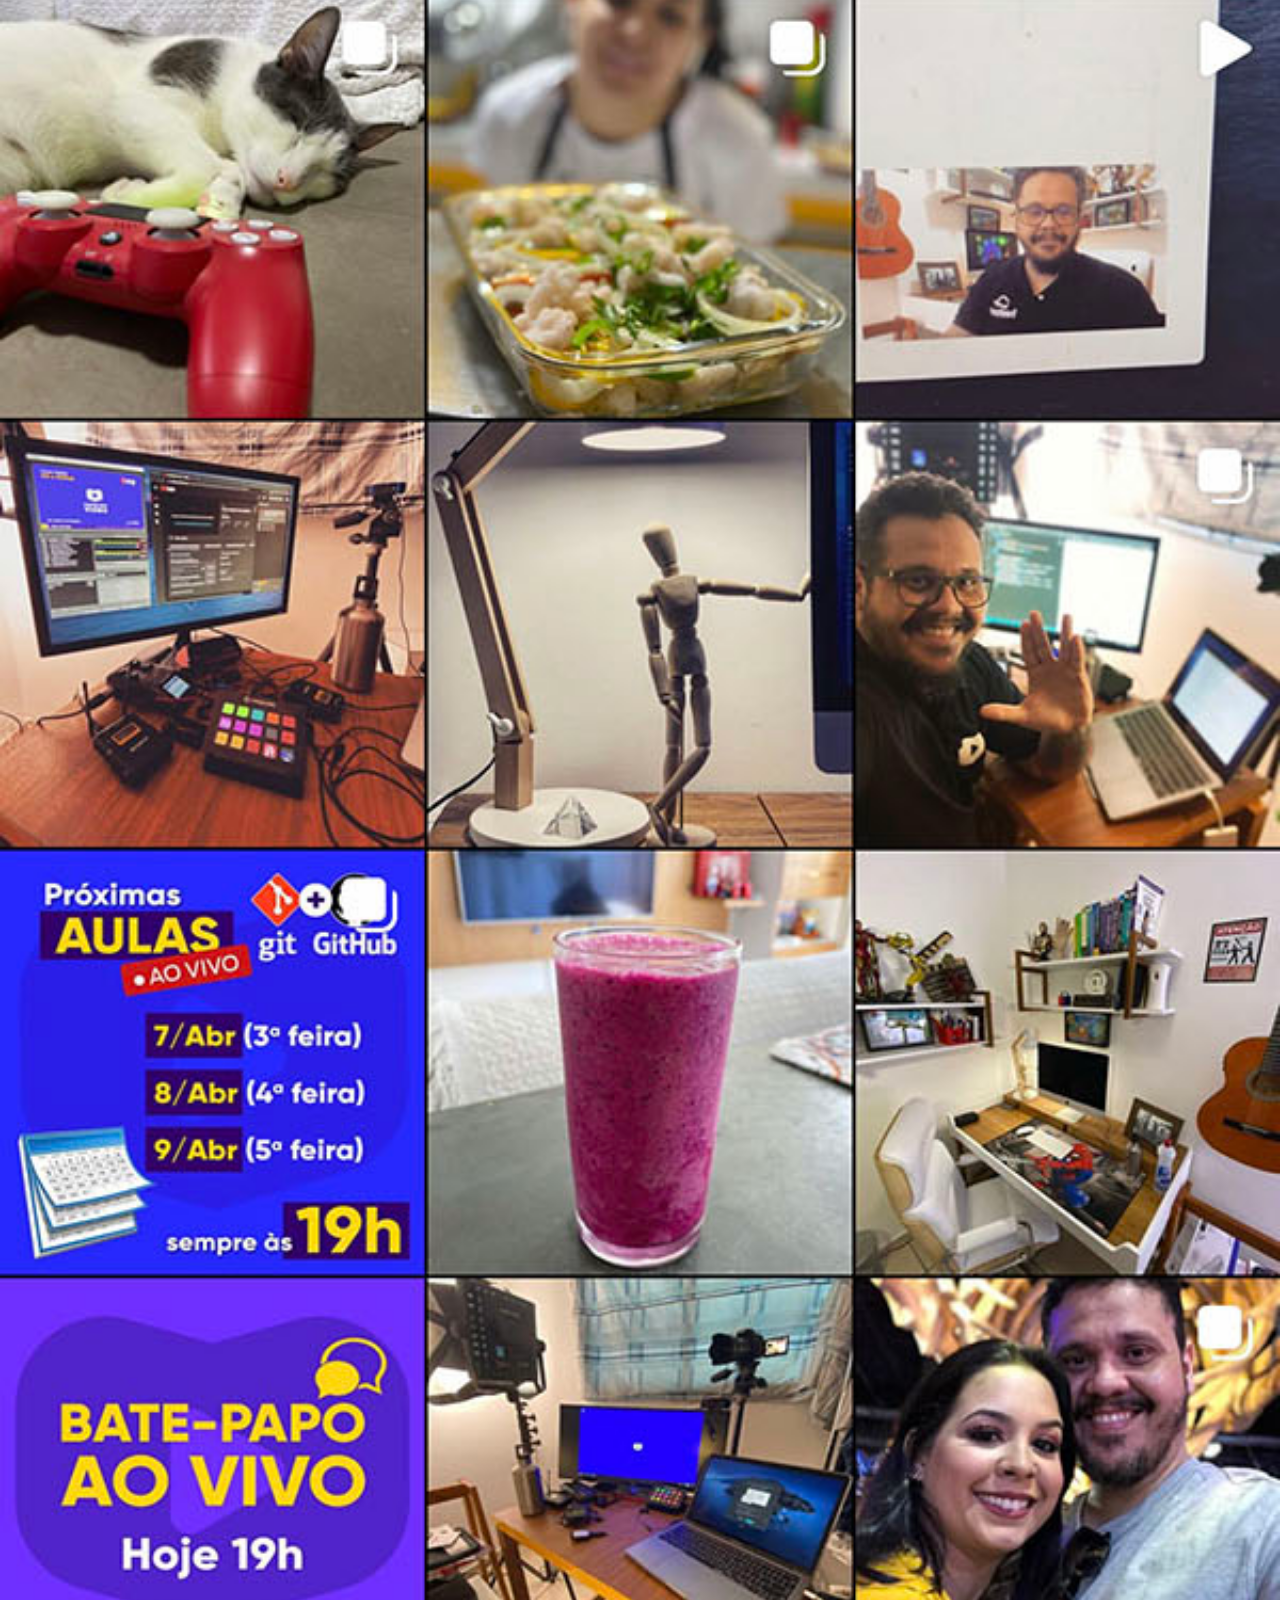
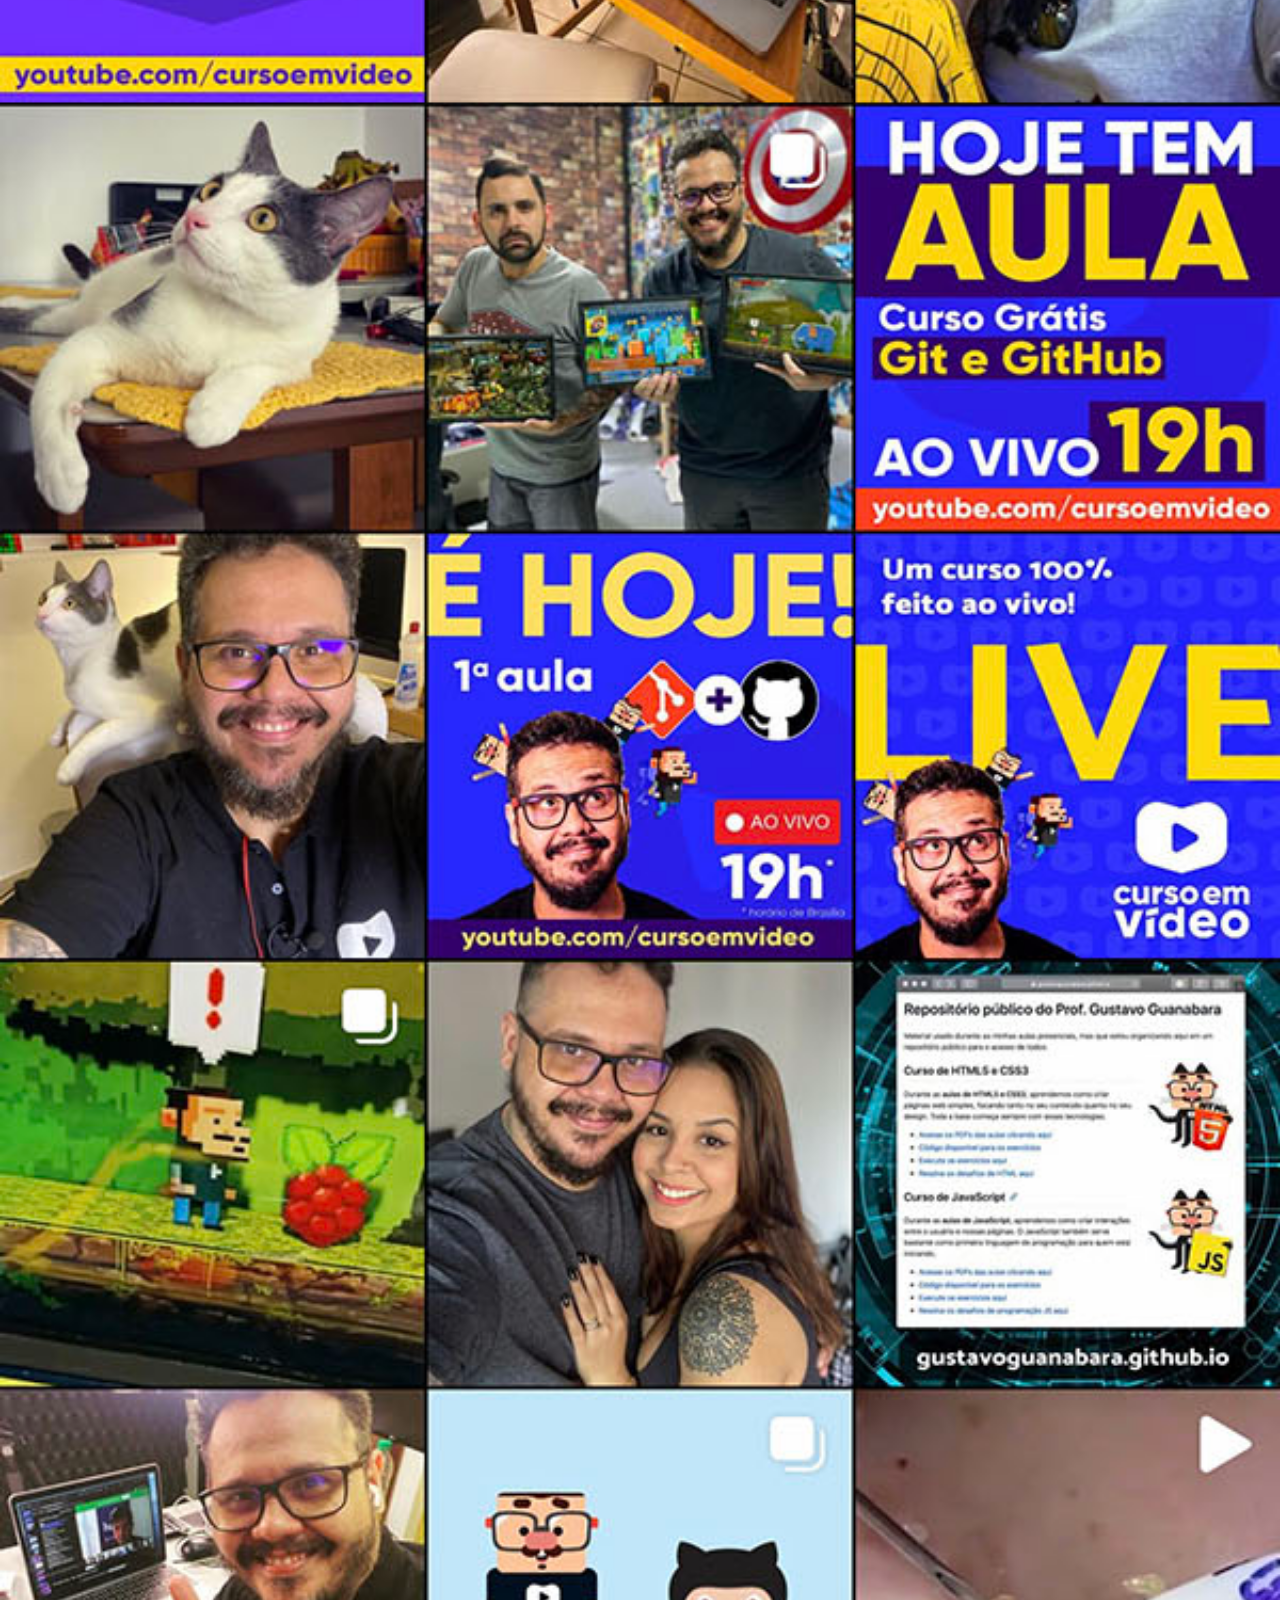
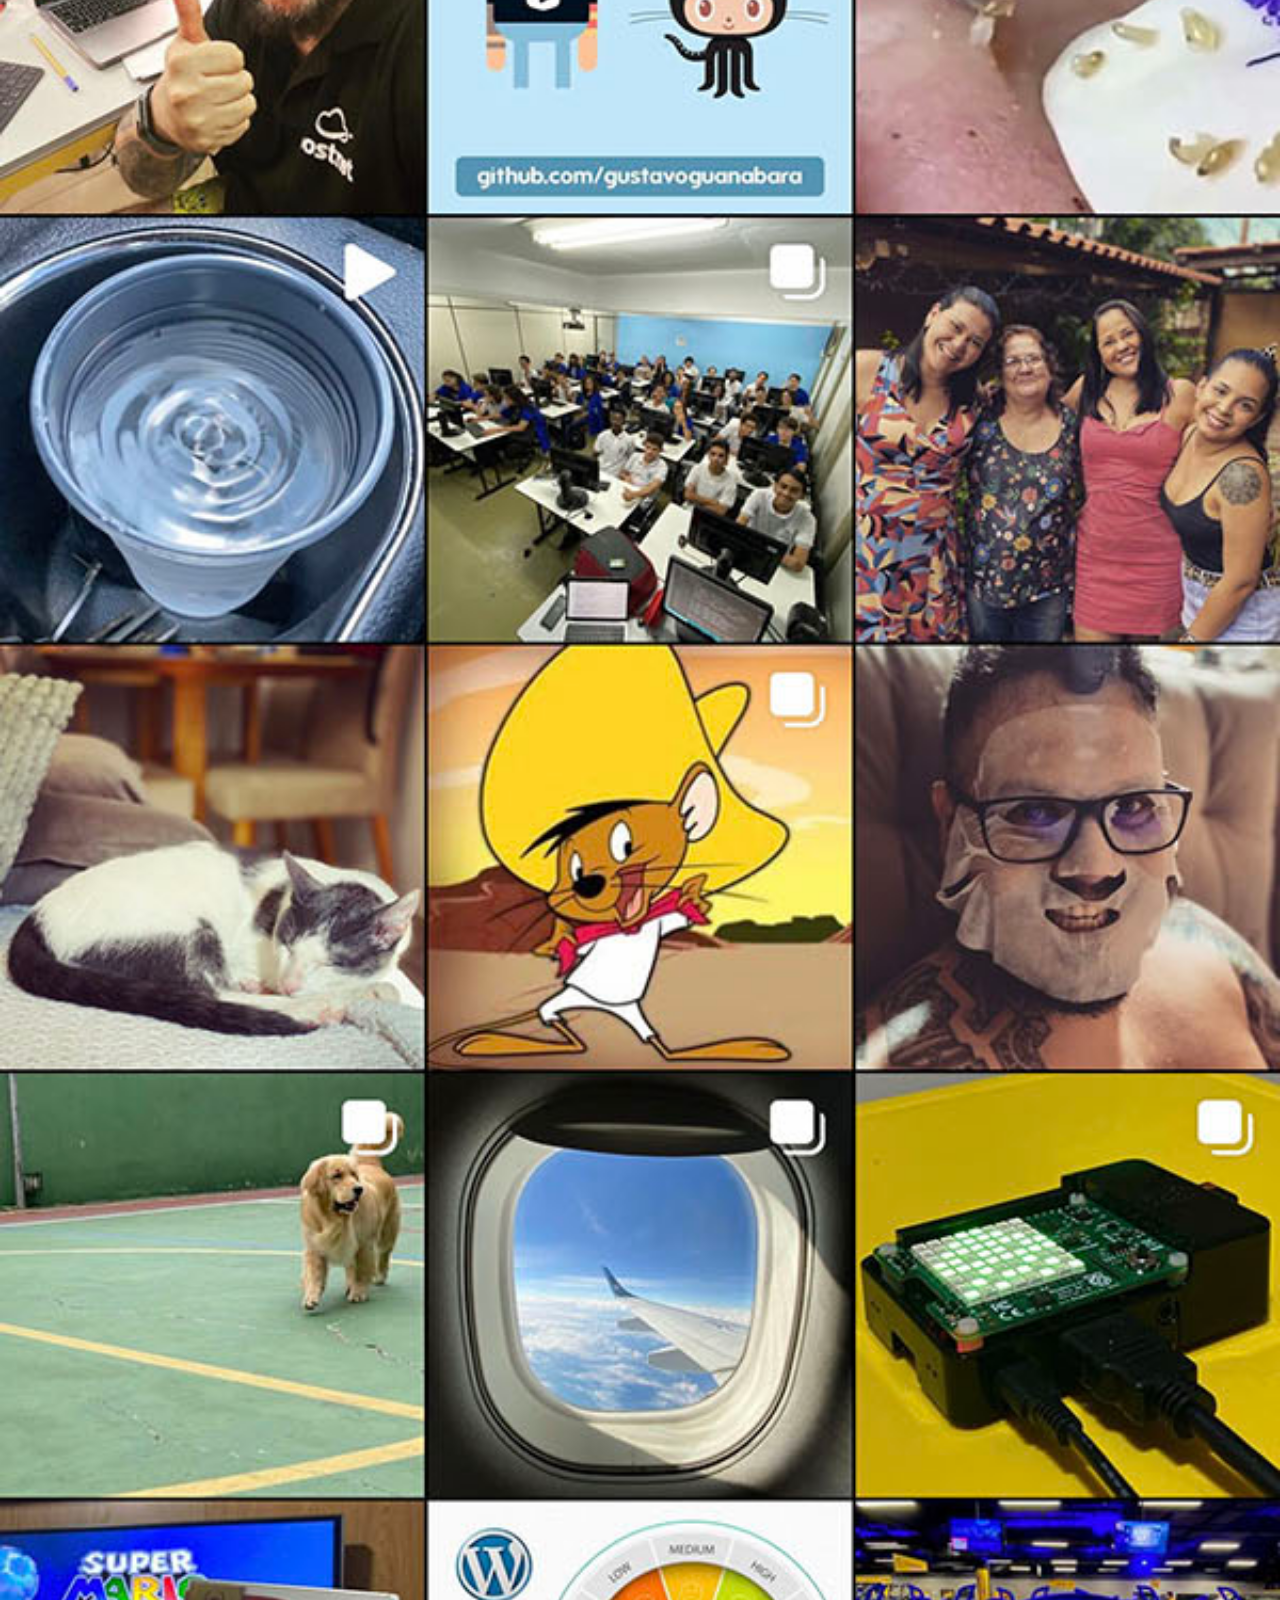
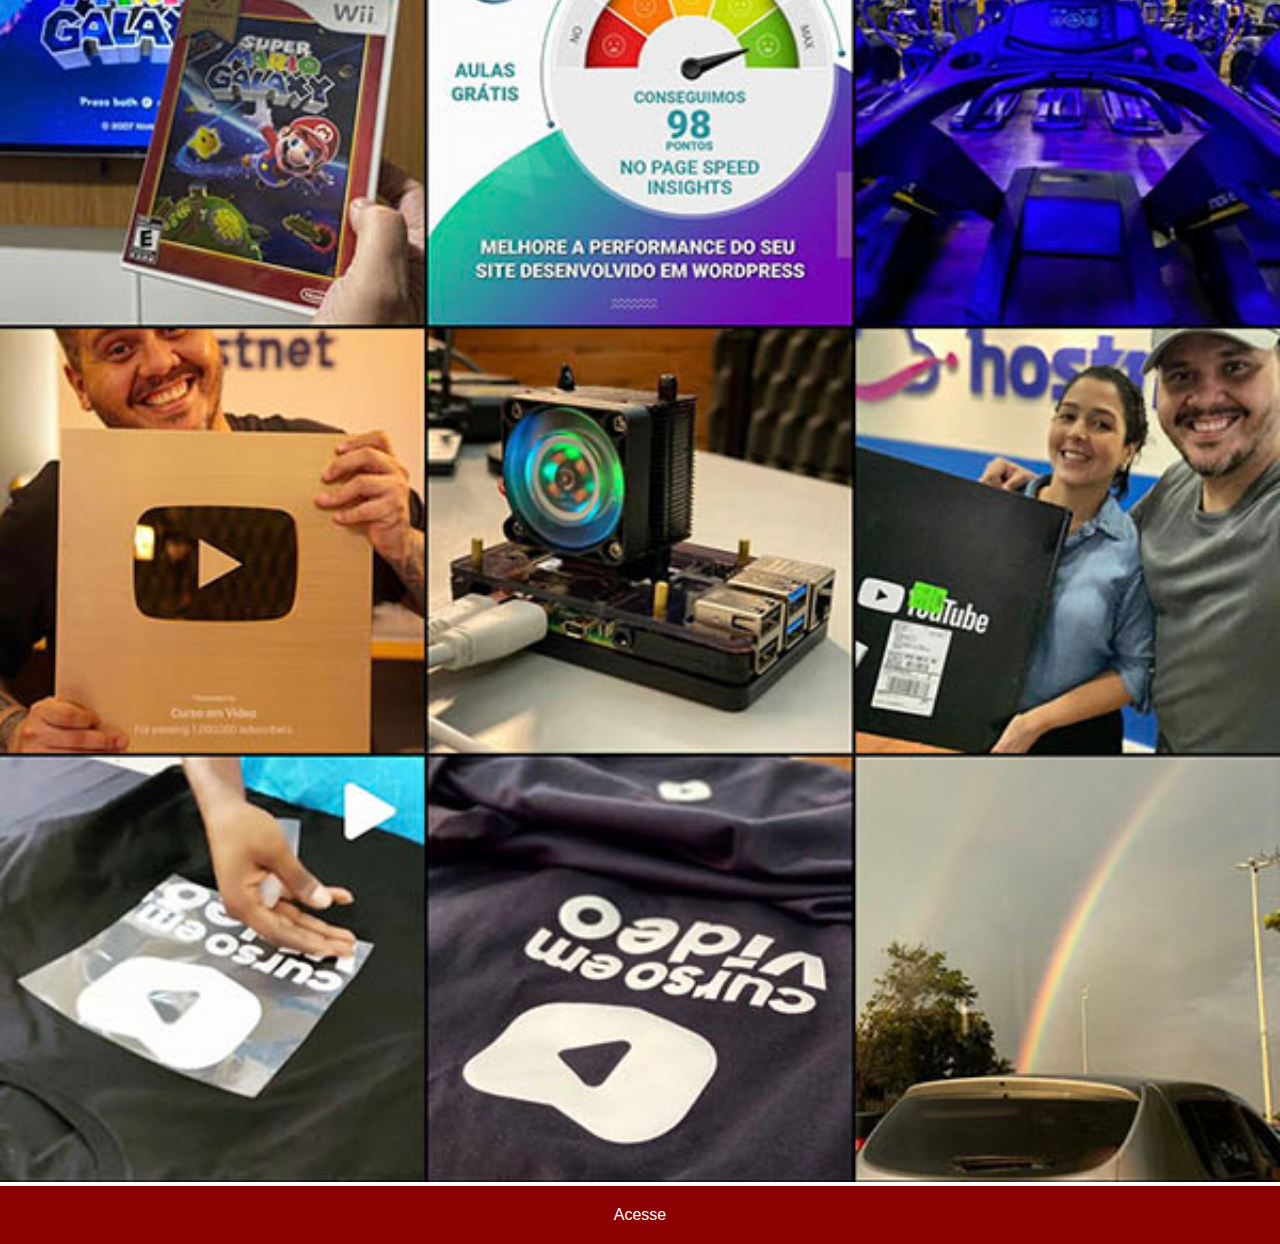
<file: instagram.html>
<!DOCTYPE html>
<html lang="pt-br">
<head>
    <meta charset="UTF-8">
    <meta name="viewport" content="width=device-width, initial-scale=1.0">
    <title>instagram</title>
    <link rel="stylesheet" href="estilos/socials.css">
</head>
<body>
    <img src="imagens/tela-instagram.jpg" alt="gitgub">
    <a href="https://www.instagram.com/" target="_blank">Acesse</a>
</body>
</html>
</file>
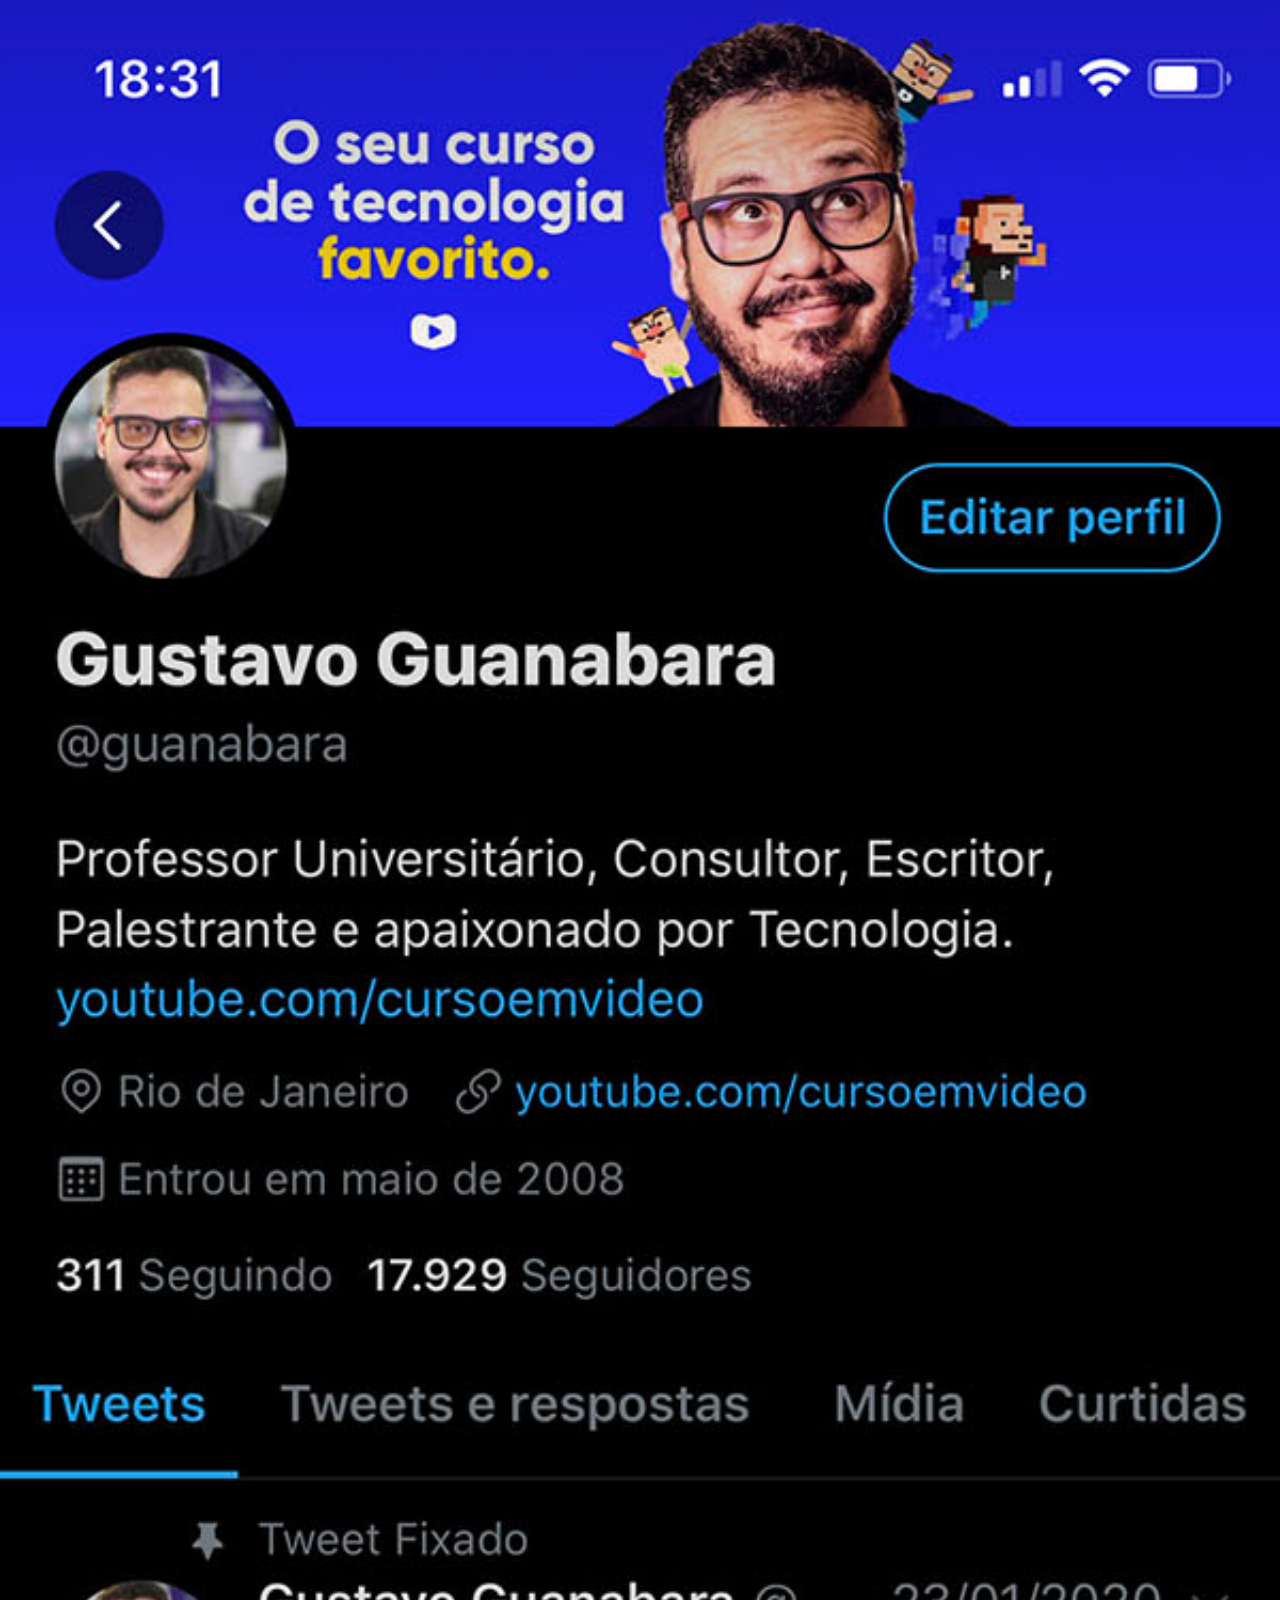
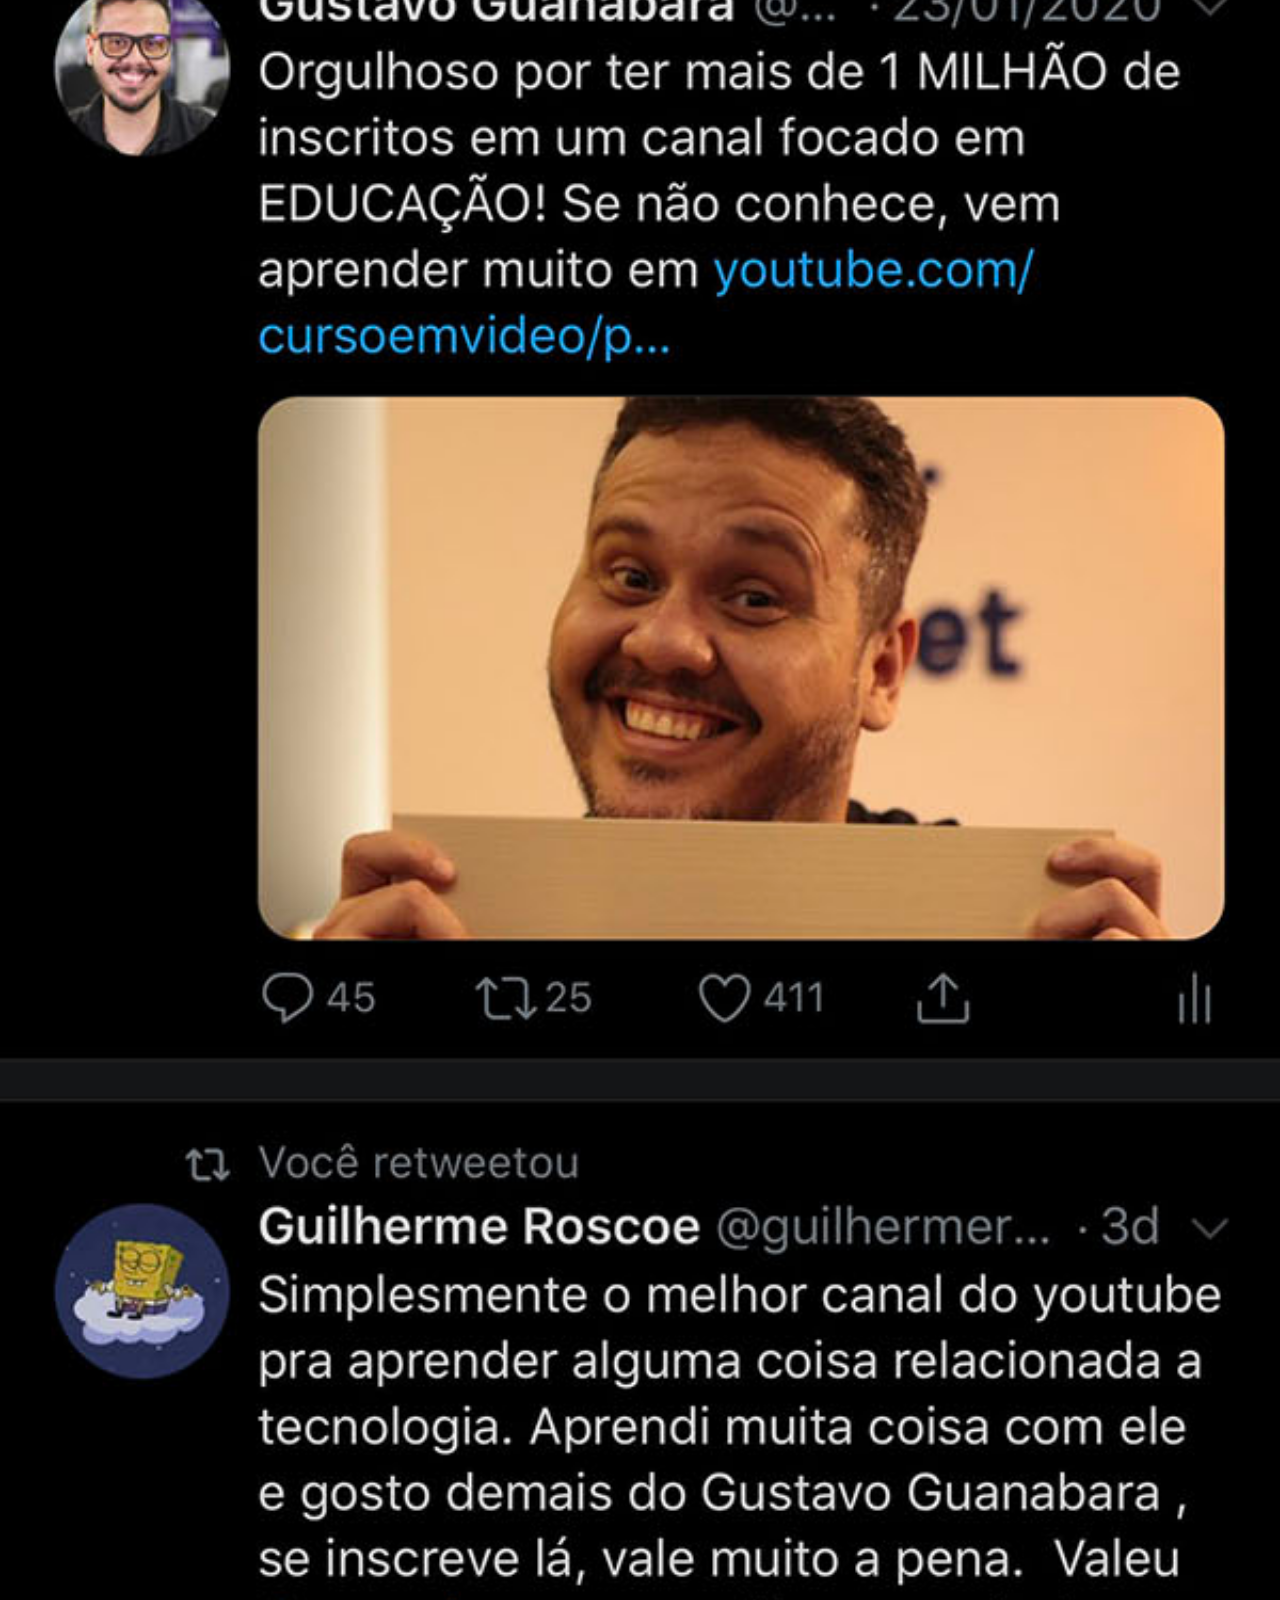
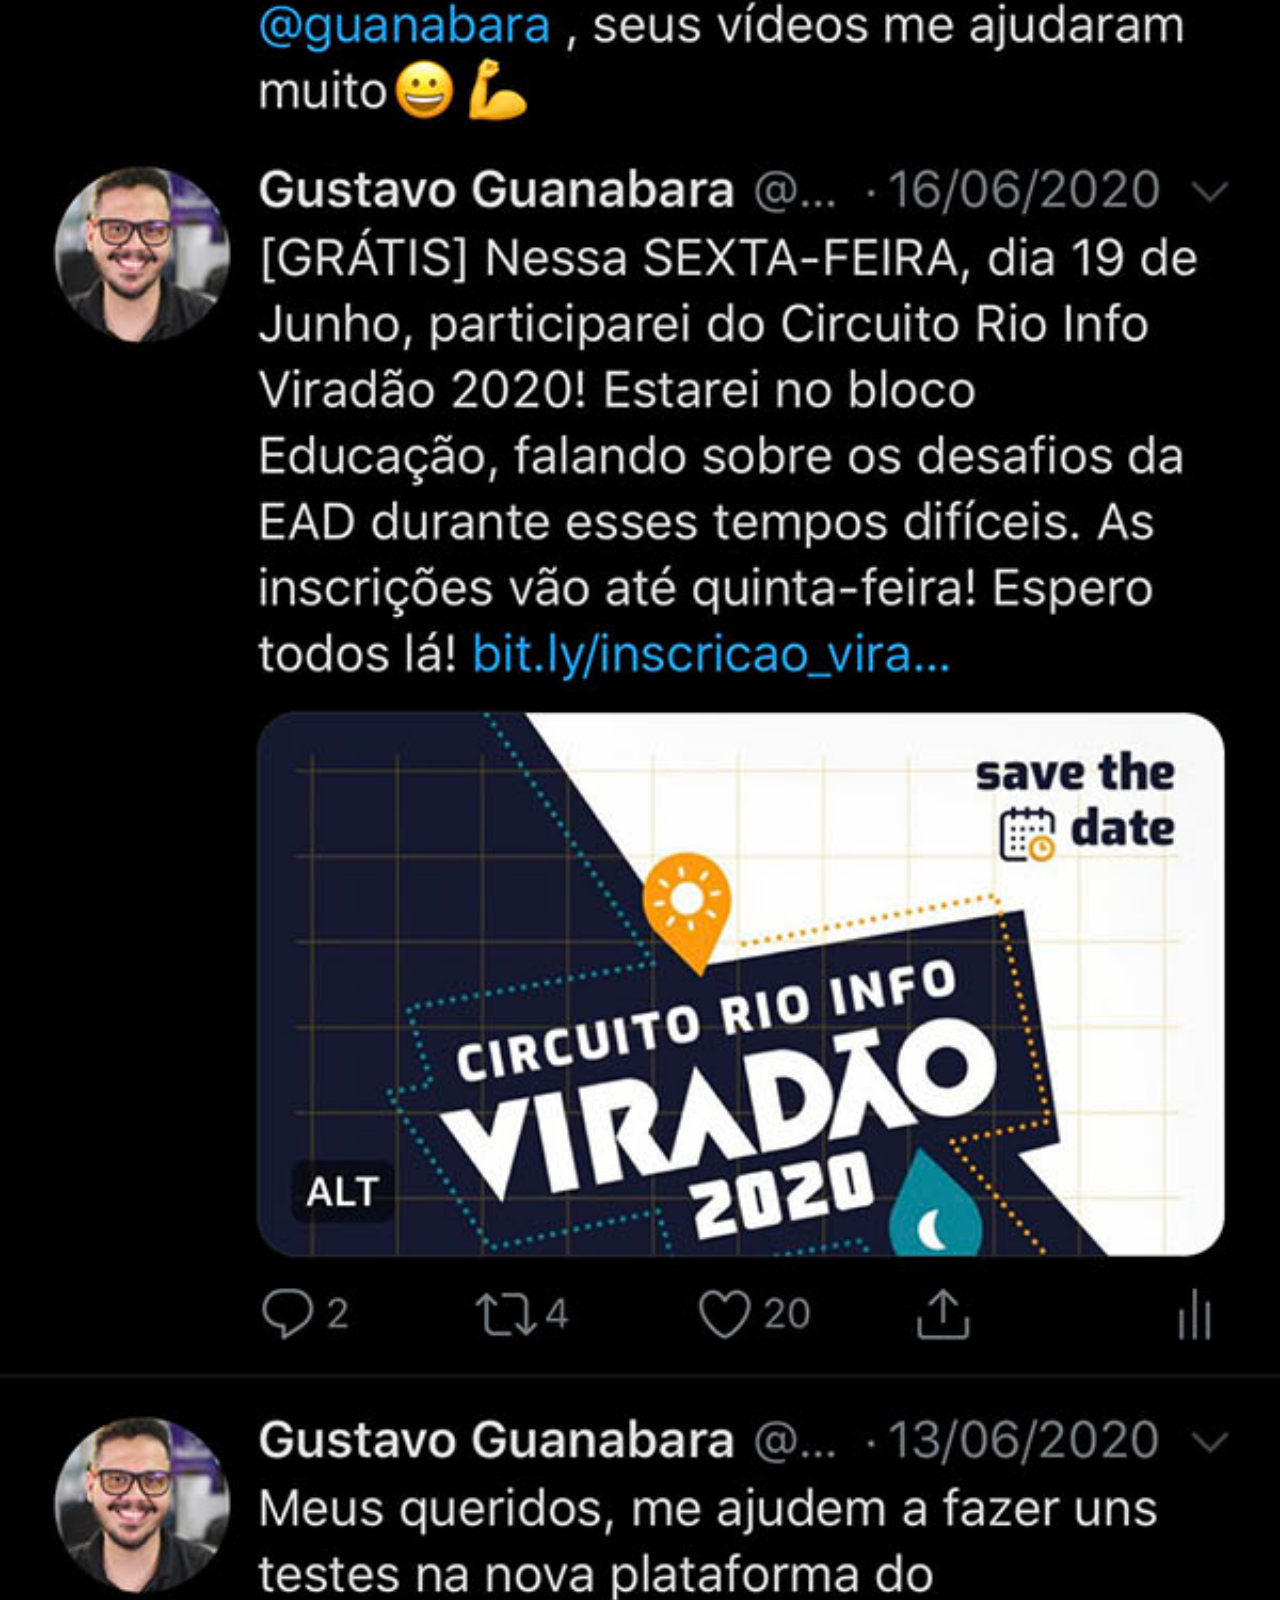
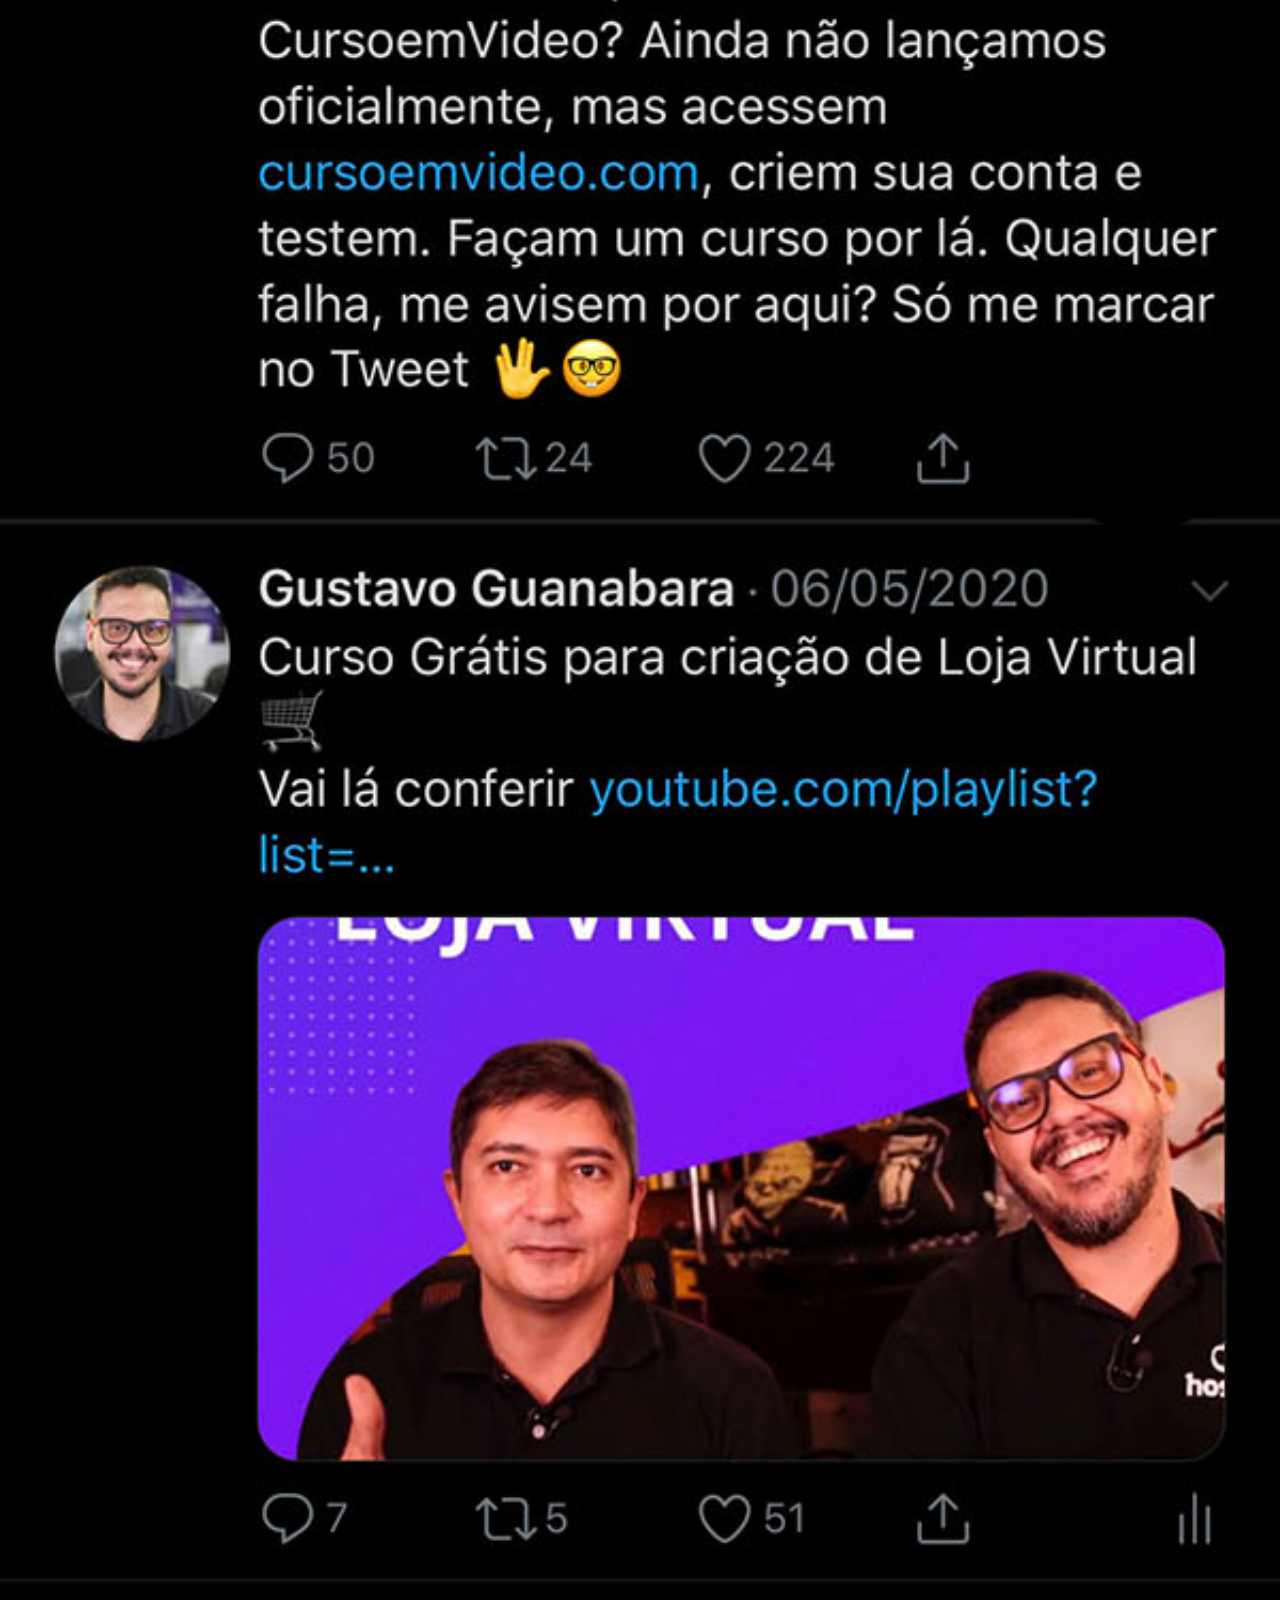
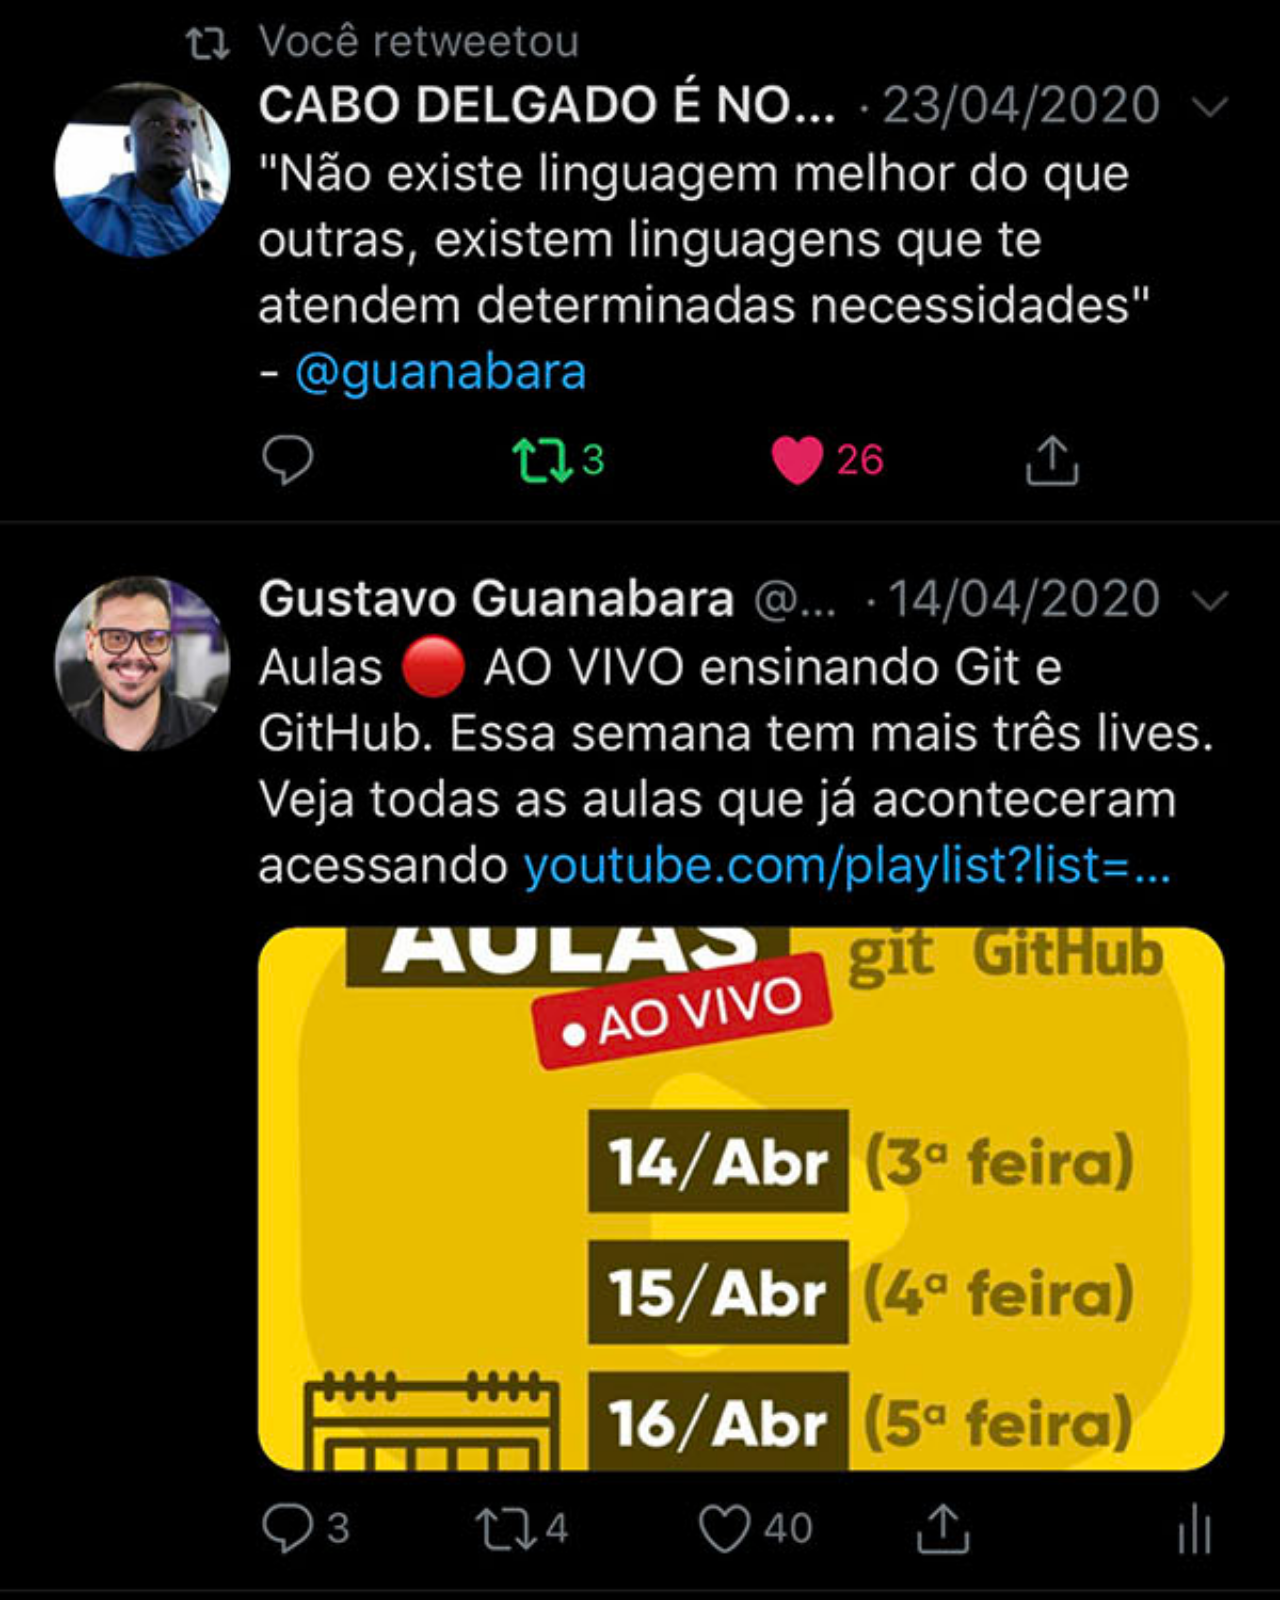
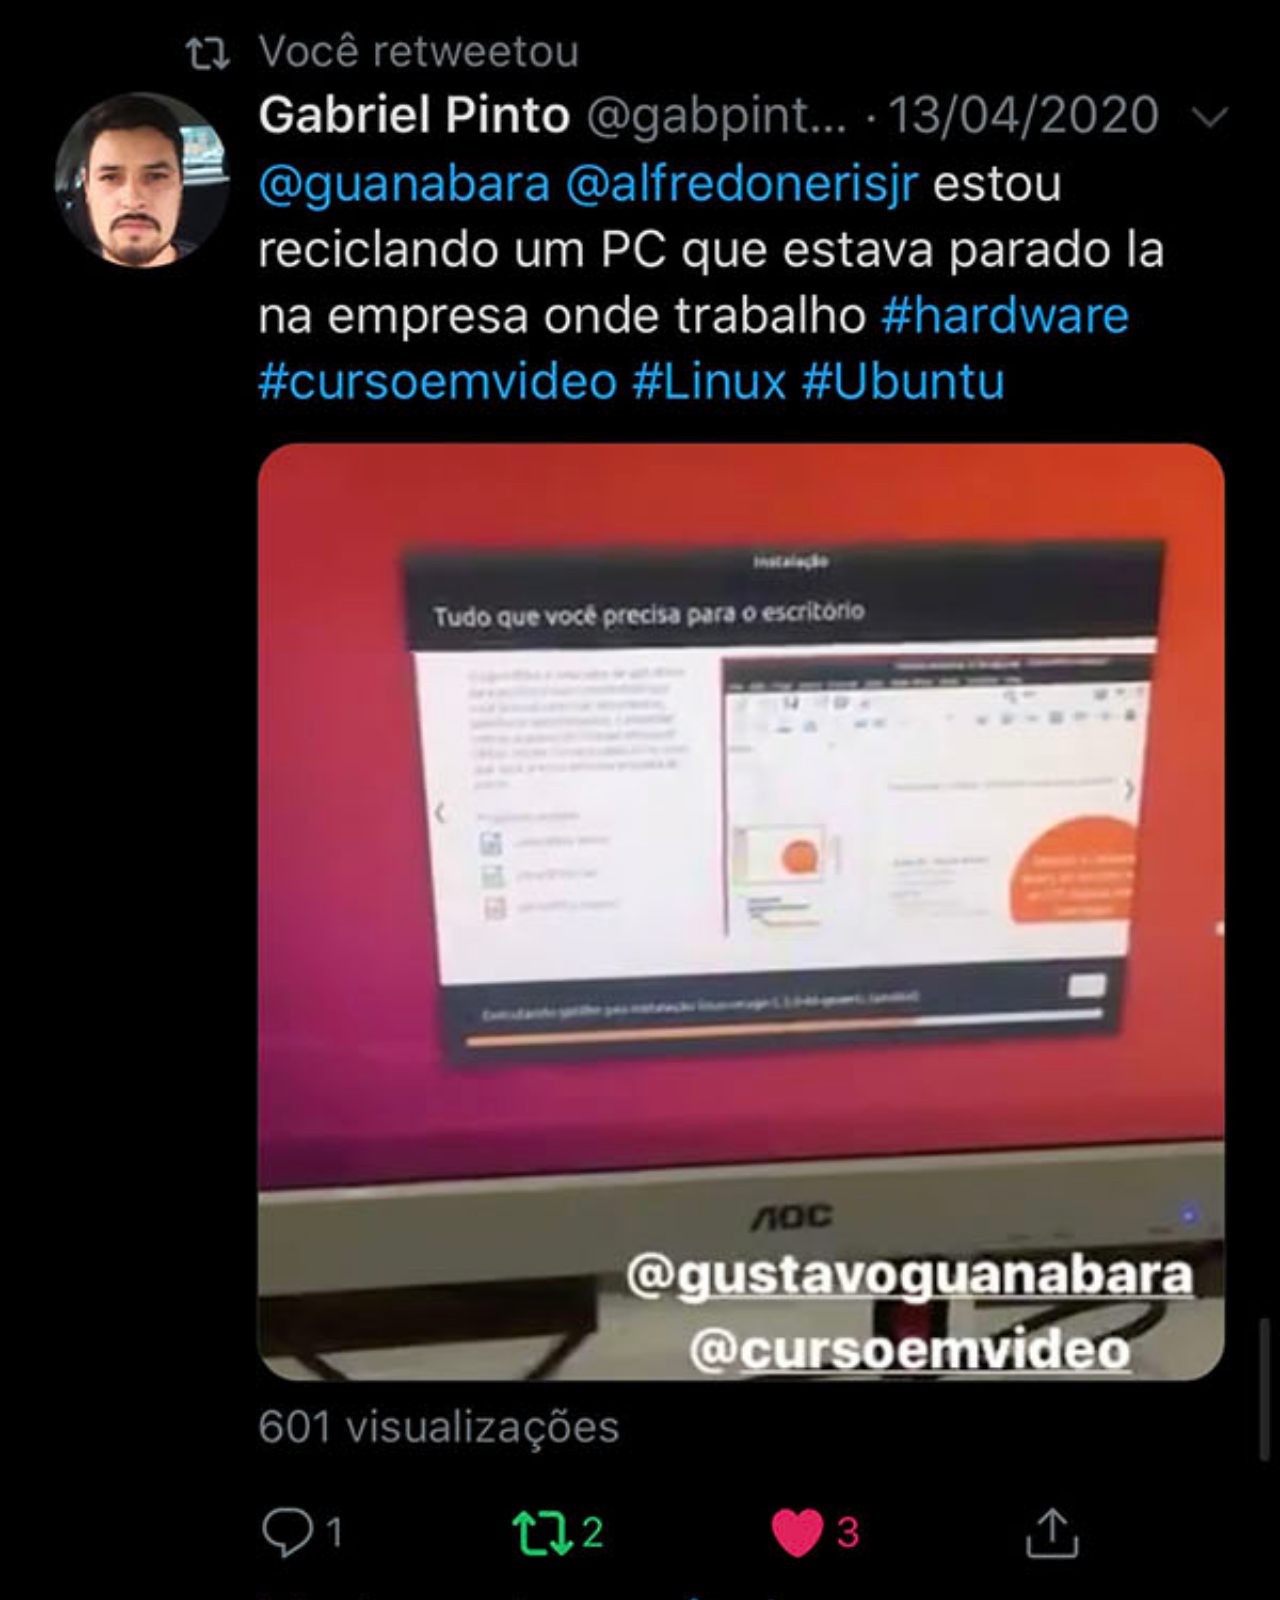
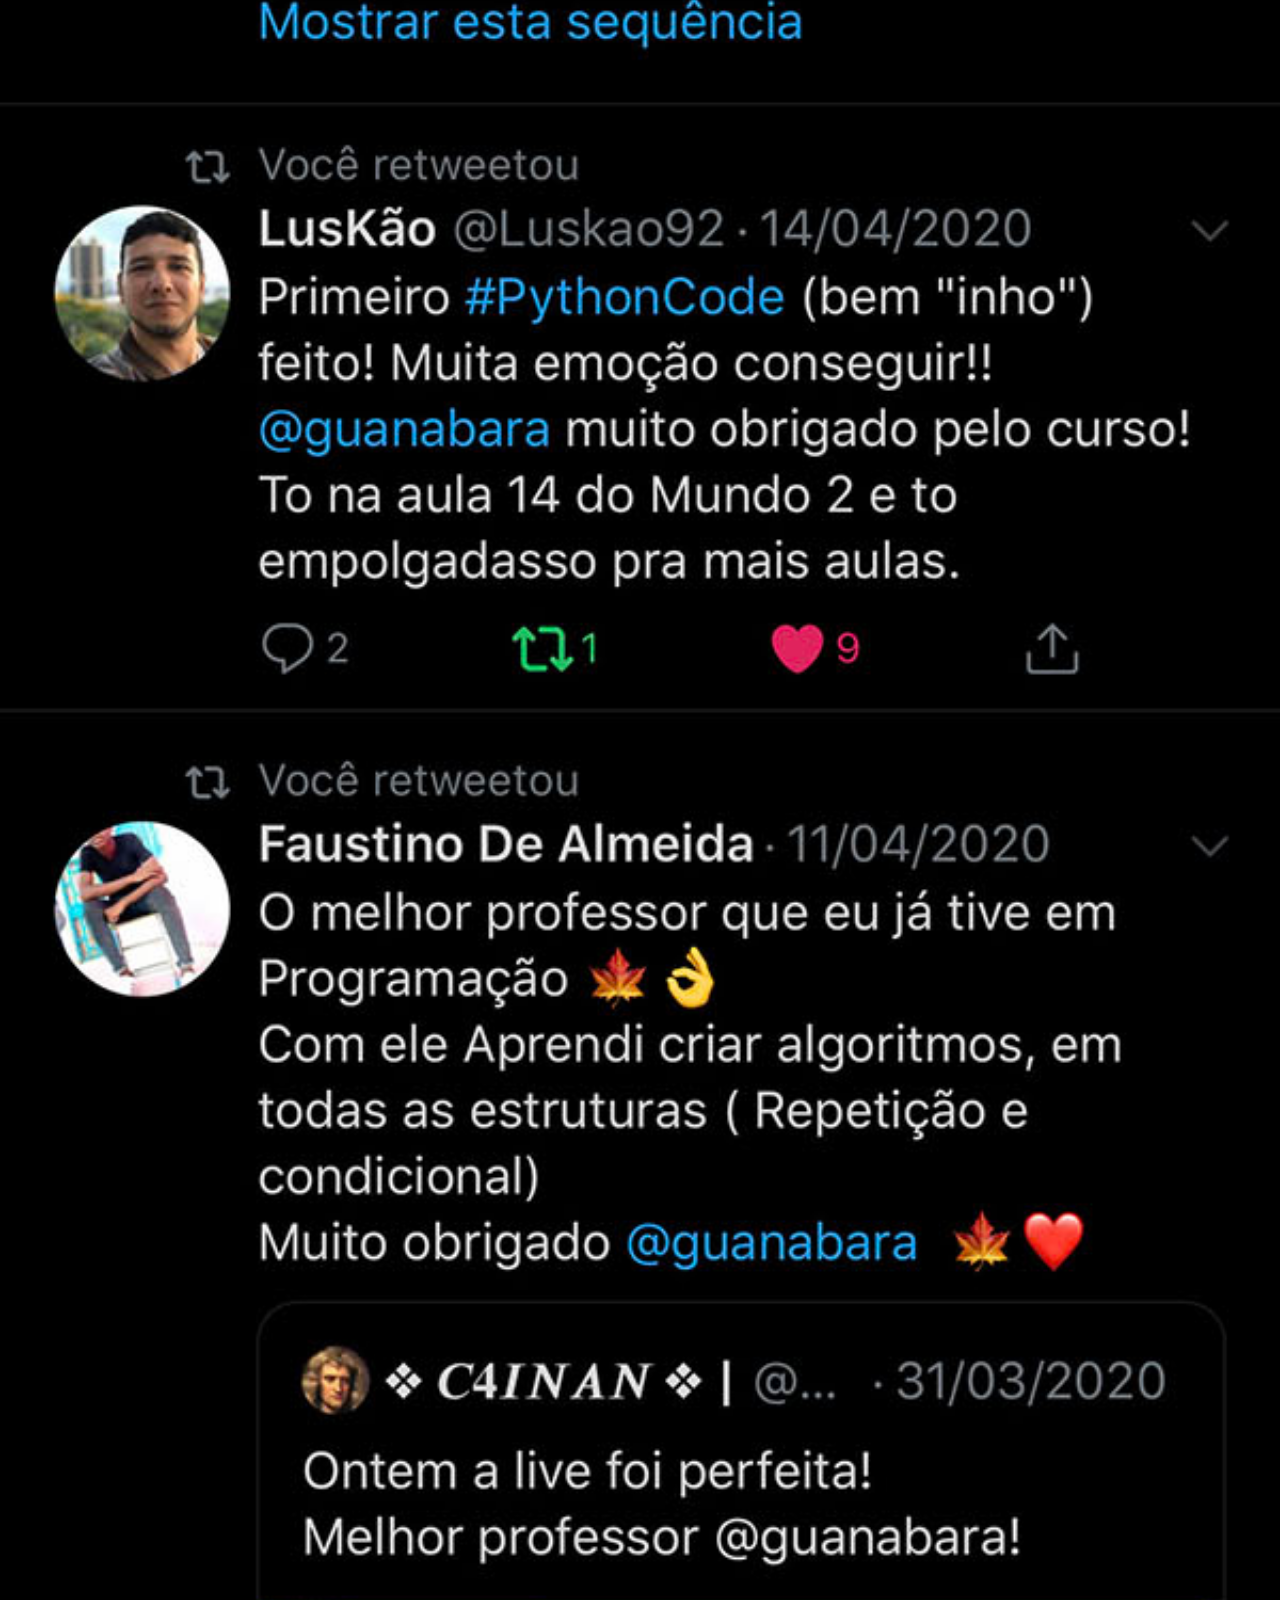
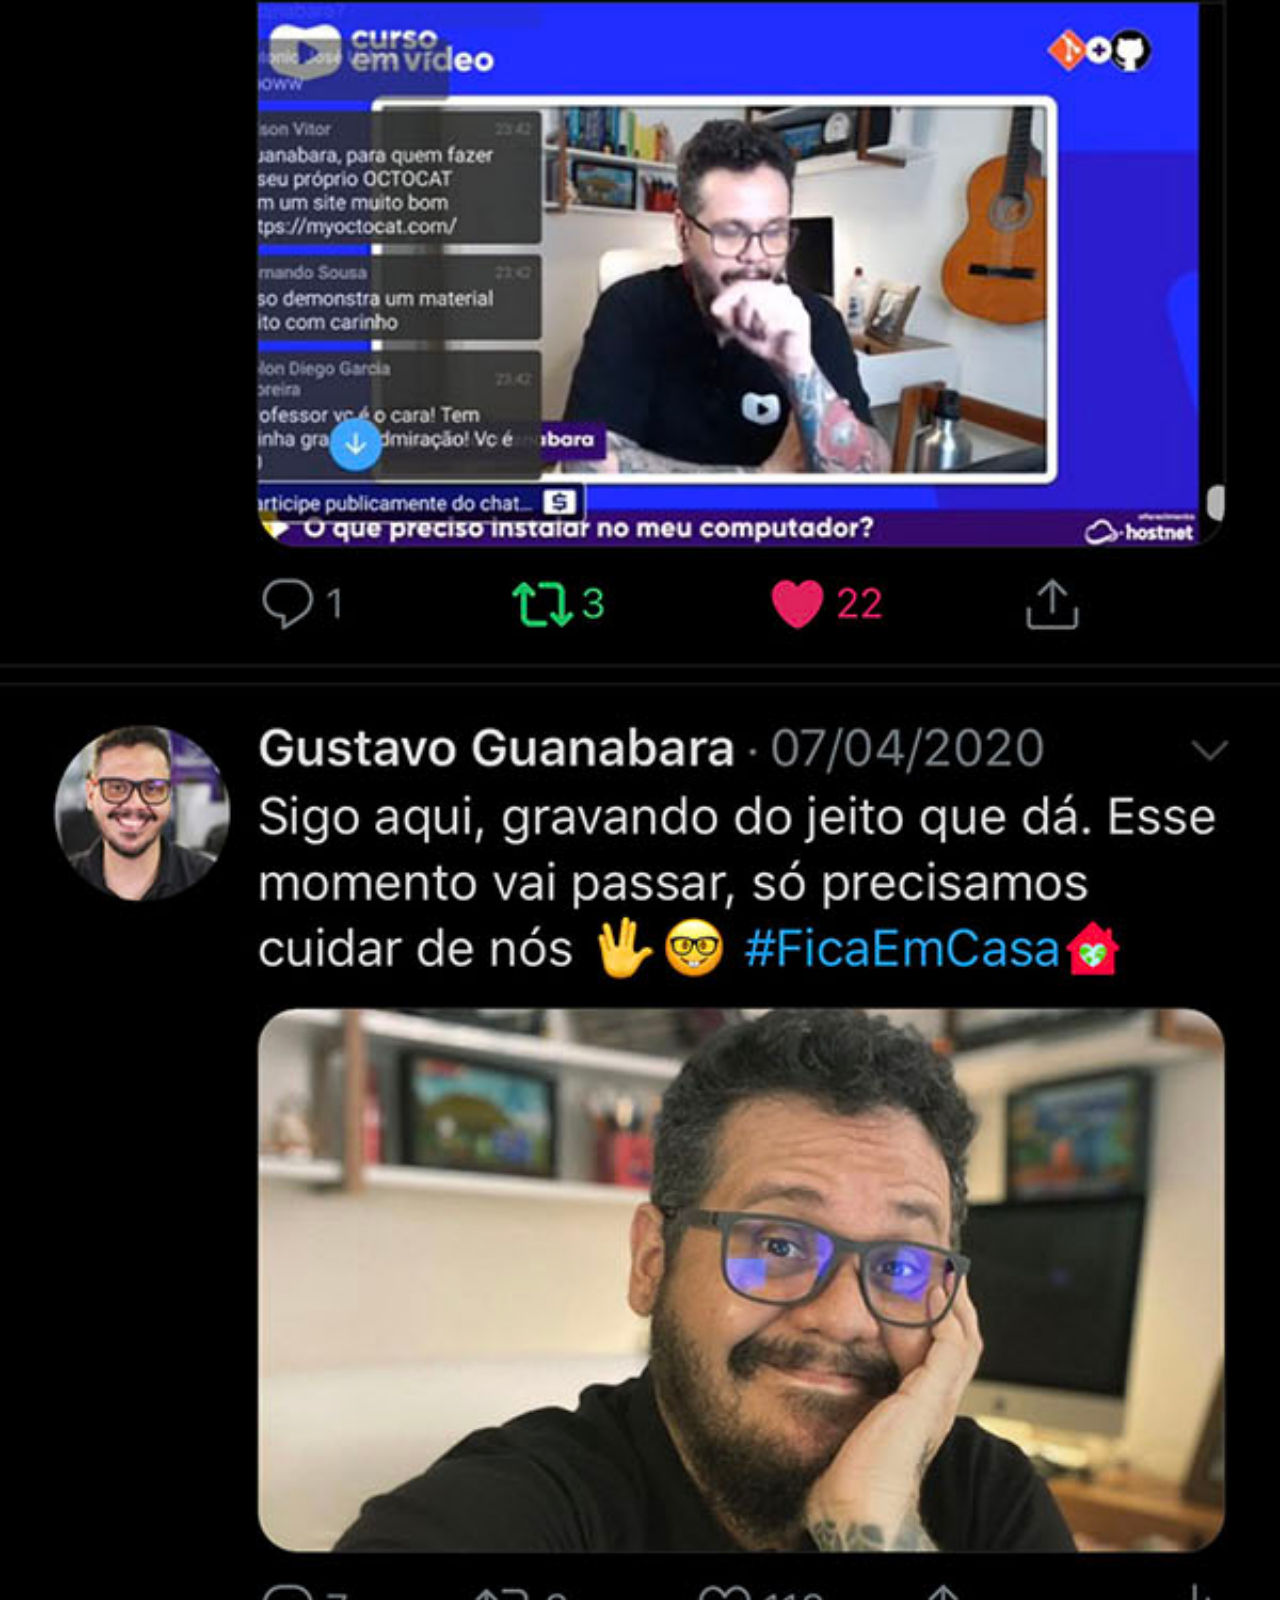
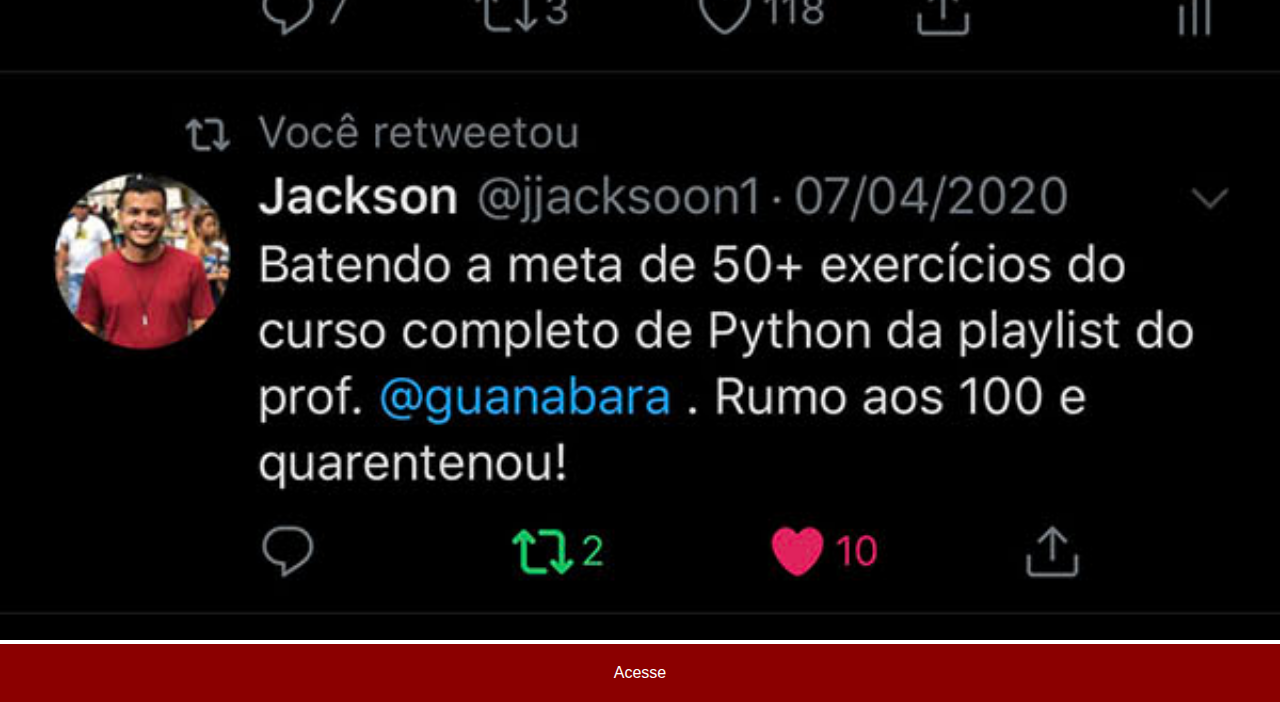
<file: twitter.html>
<!DOCTYPE html>
<html lang="pt-br">
<head>
    <meta charset="UTF-8">
    <meta name="viewport" content="width=device-width, initial-scale=1.0">
    <title>Document</title>
    <link rel="stylesheet" href="estilos/socials.css">
</head>
<body>
    <img src="imagens/tela-twitter.jpg">
    <a href="https://x.com/?lang=pt" target="_blank">Acesse</a>
</body>
</html>
</file>
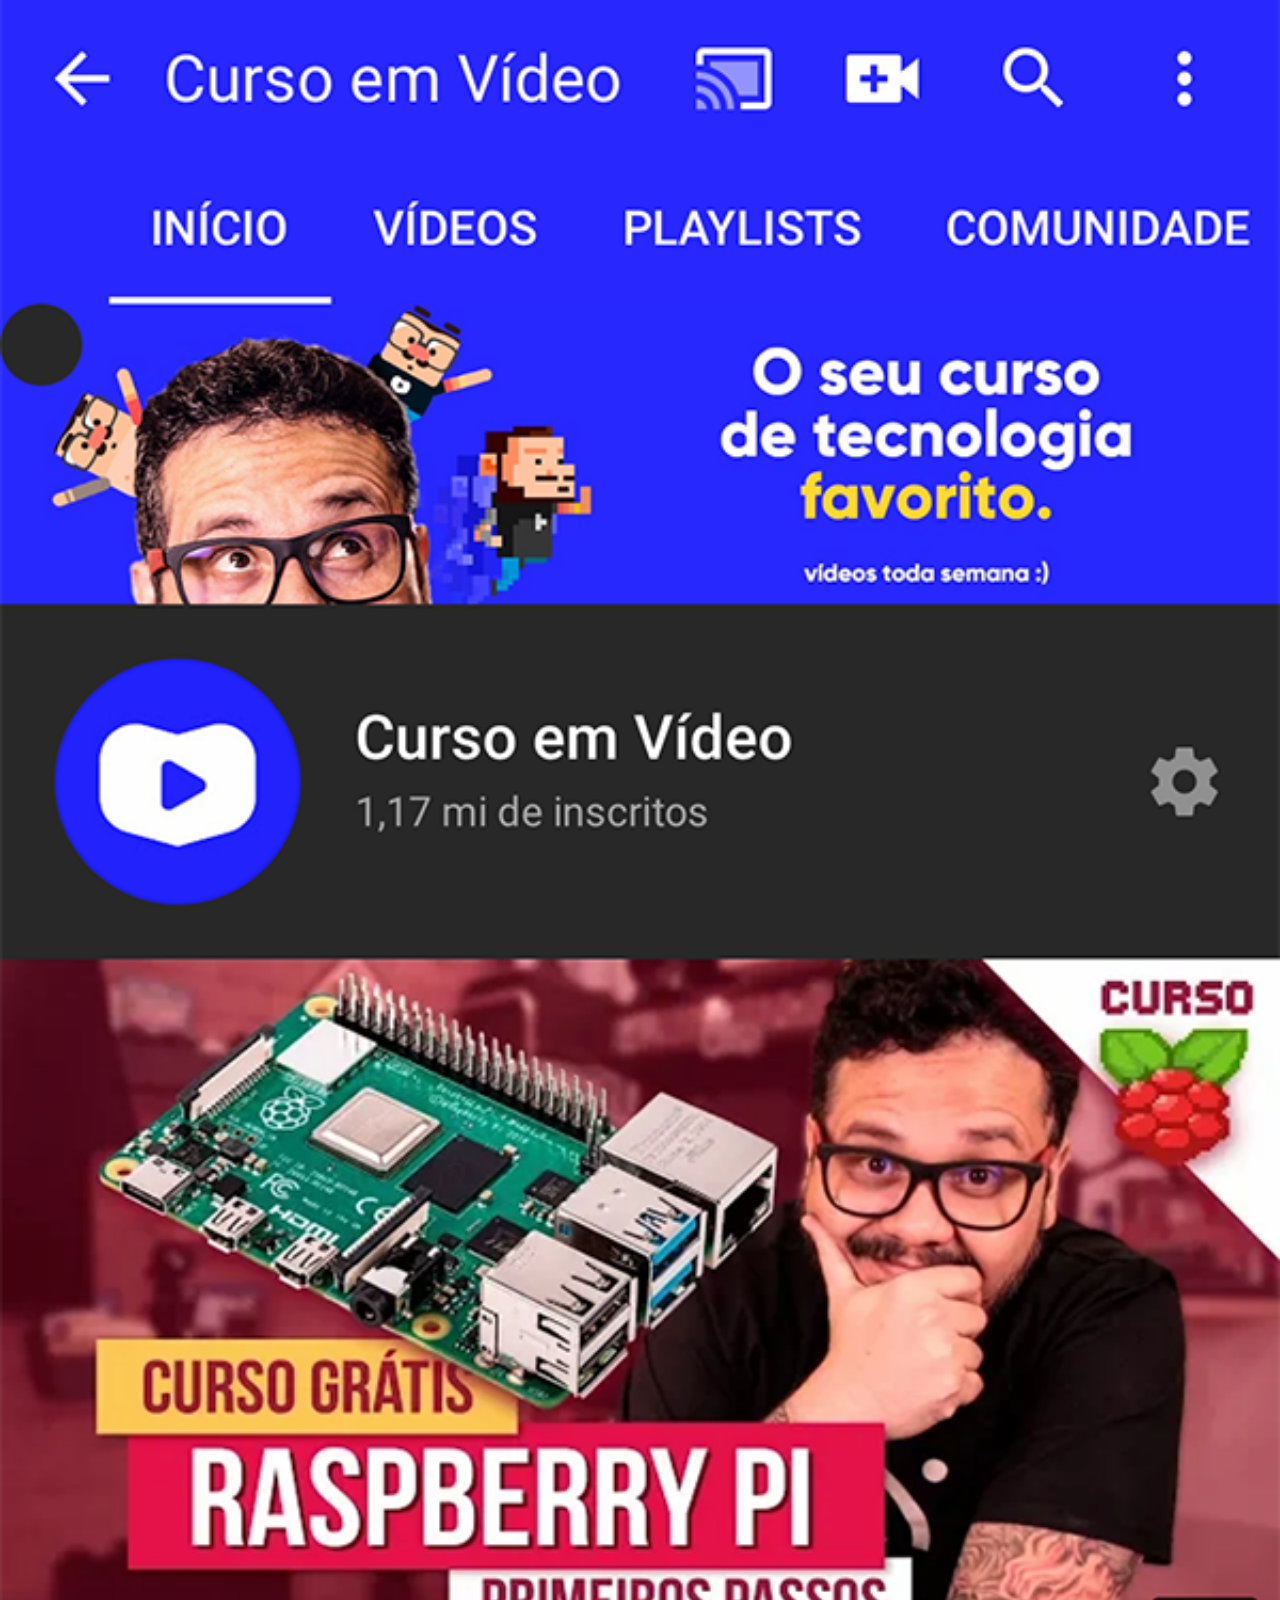
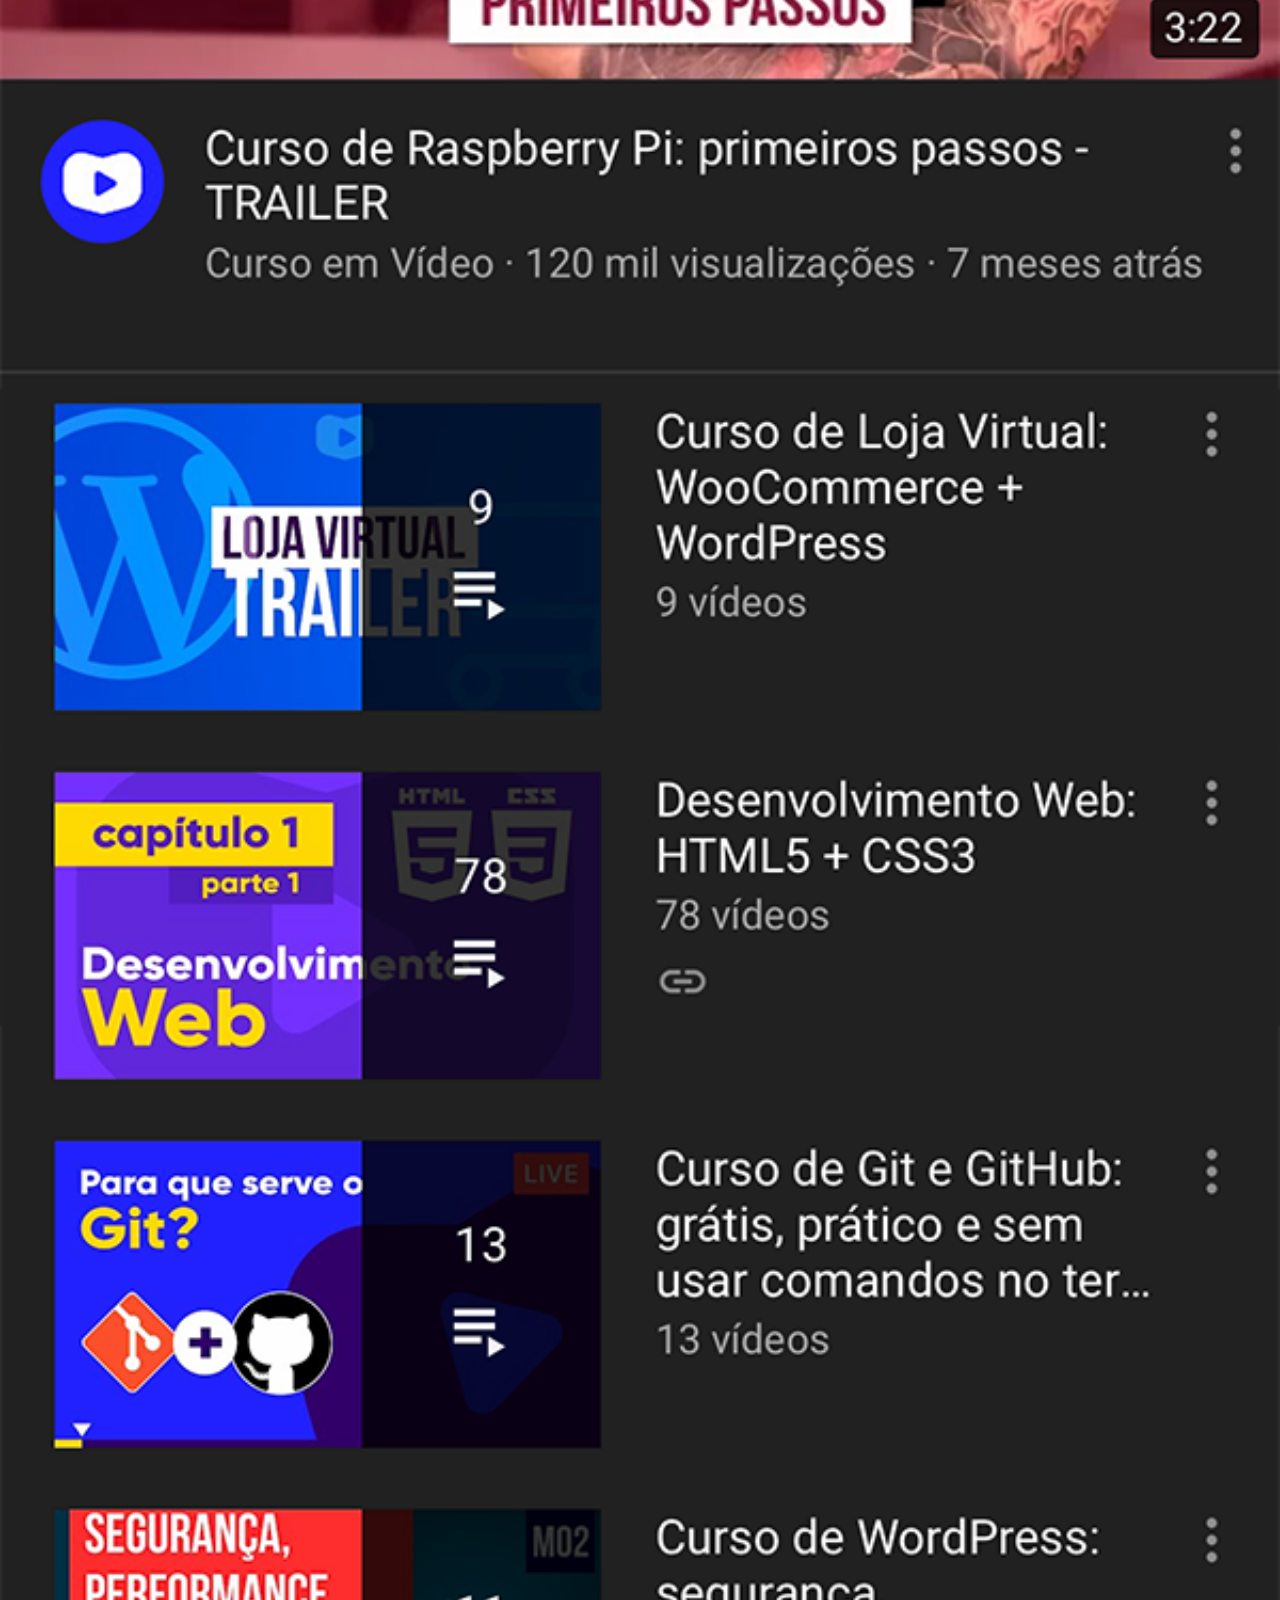
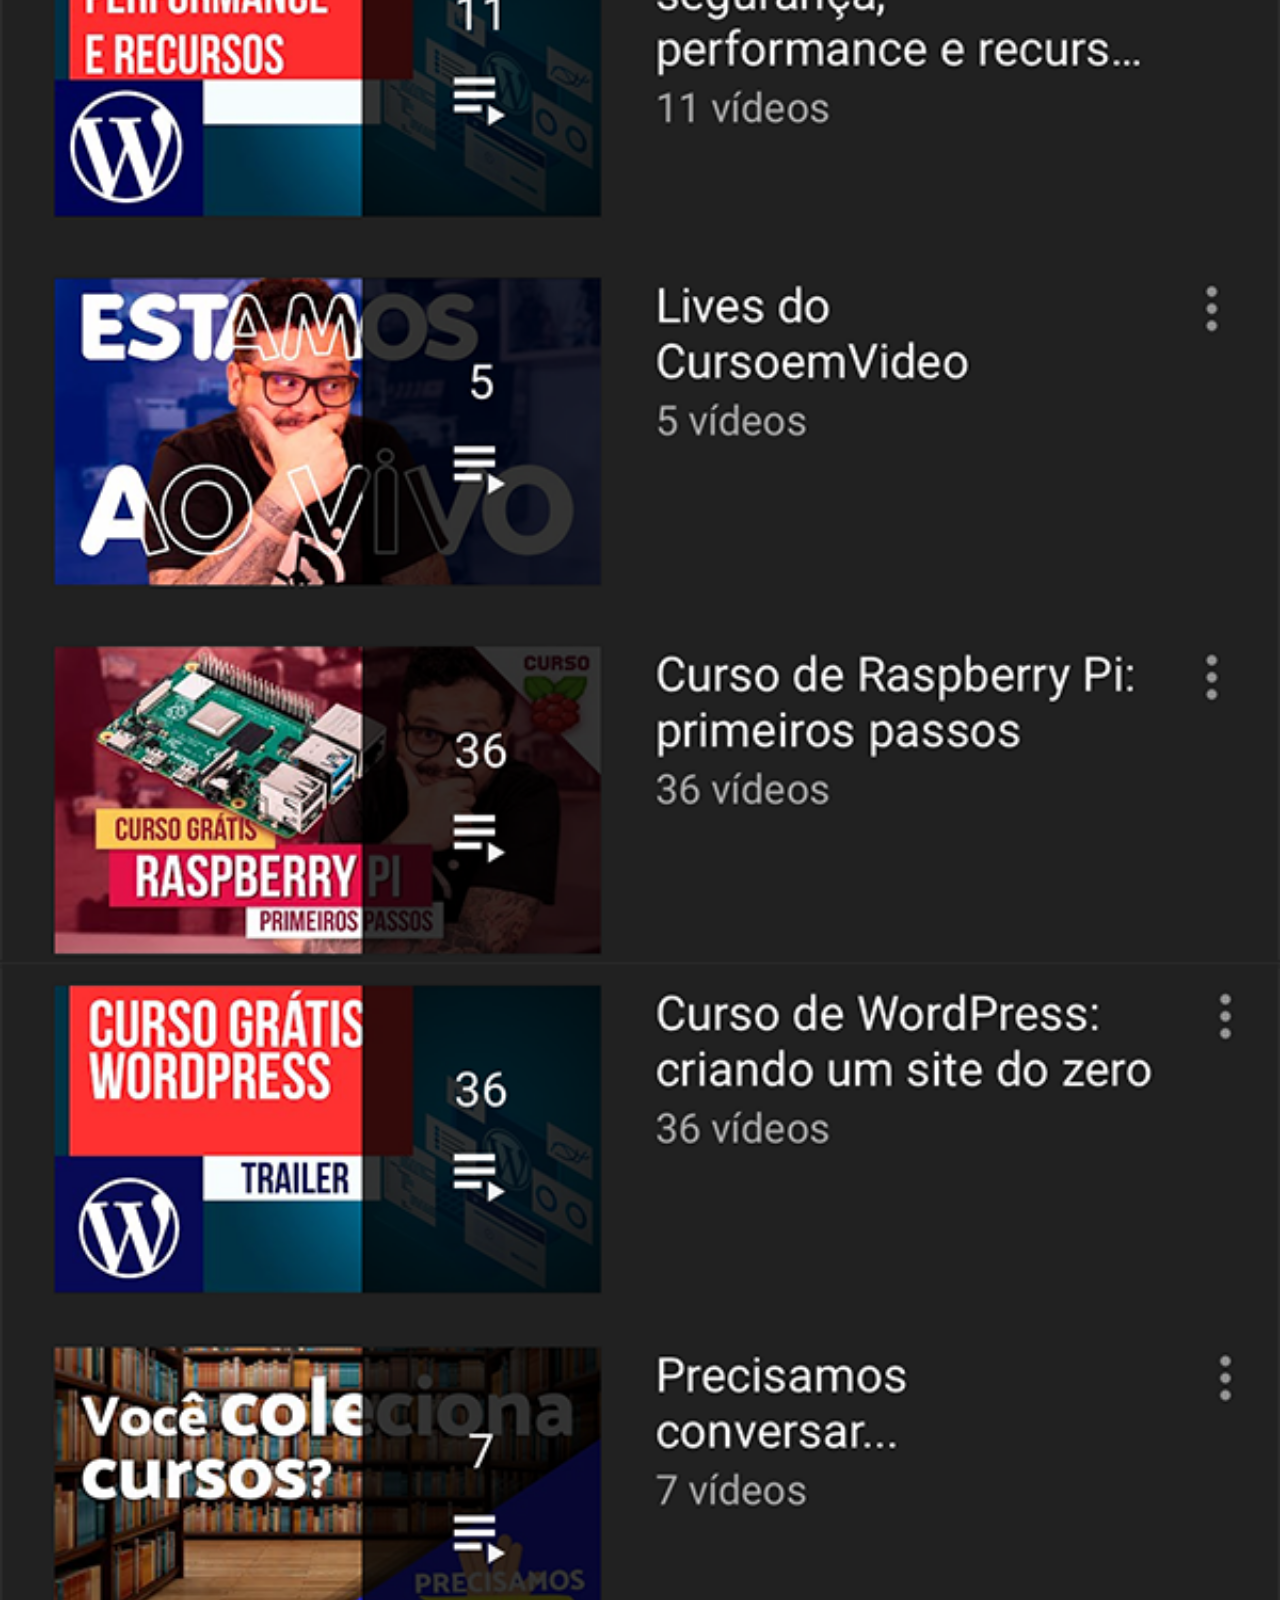
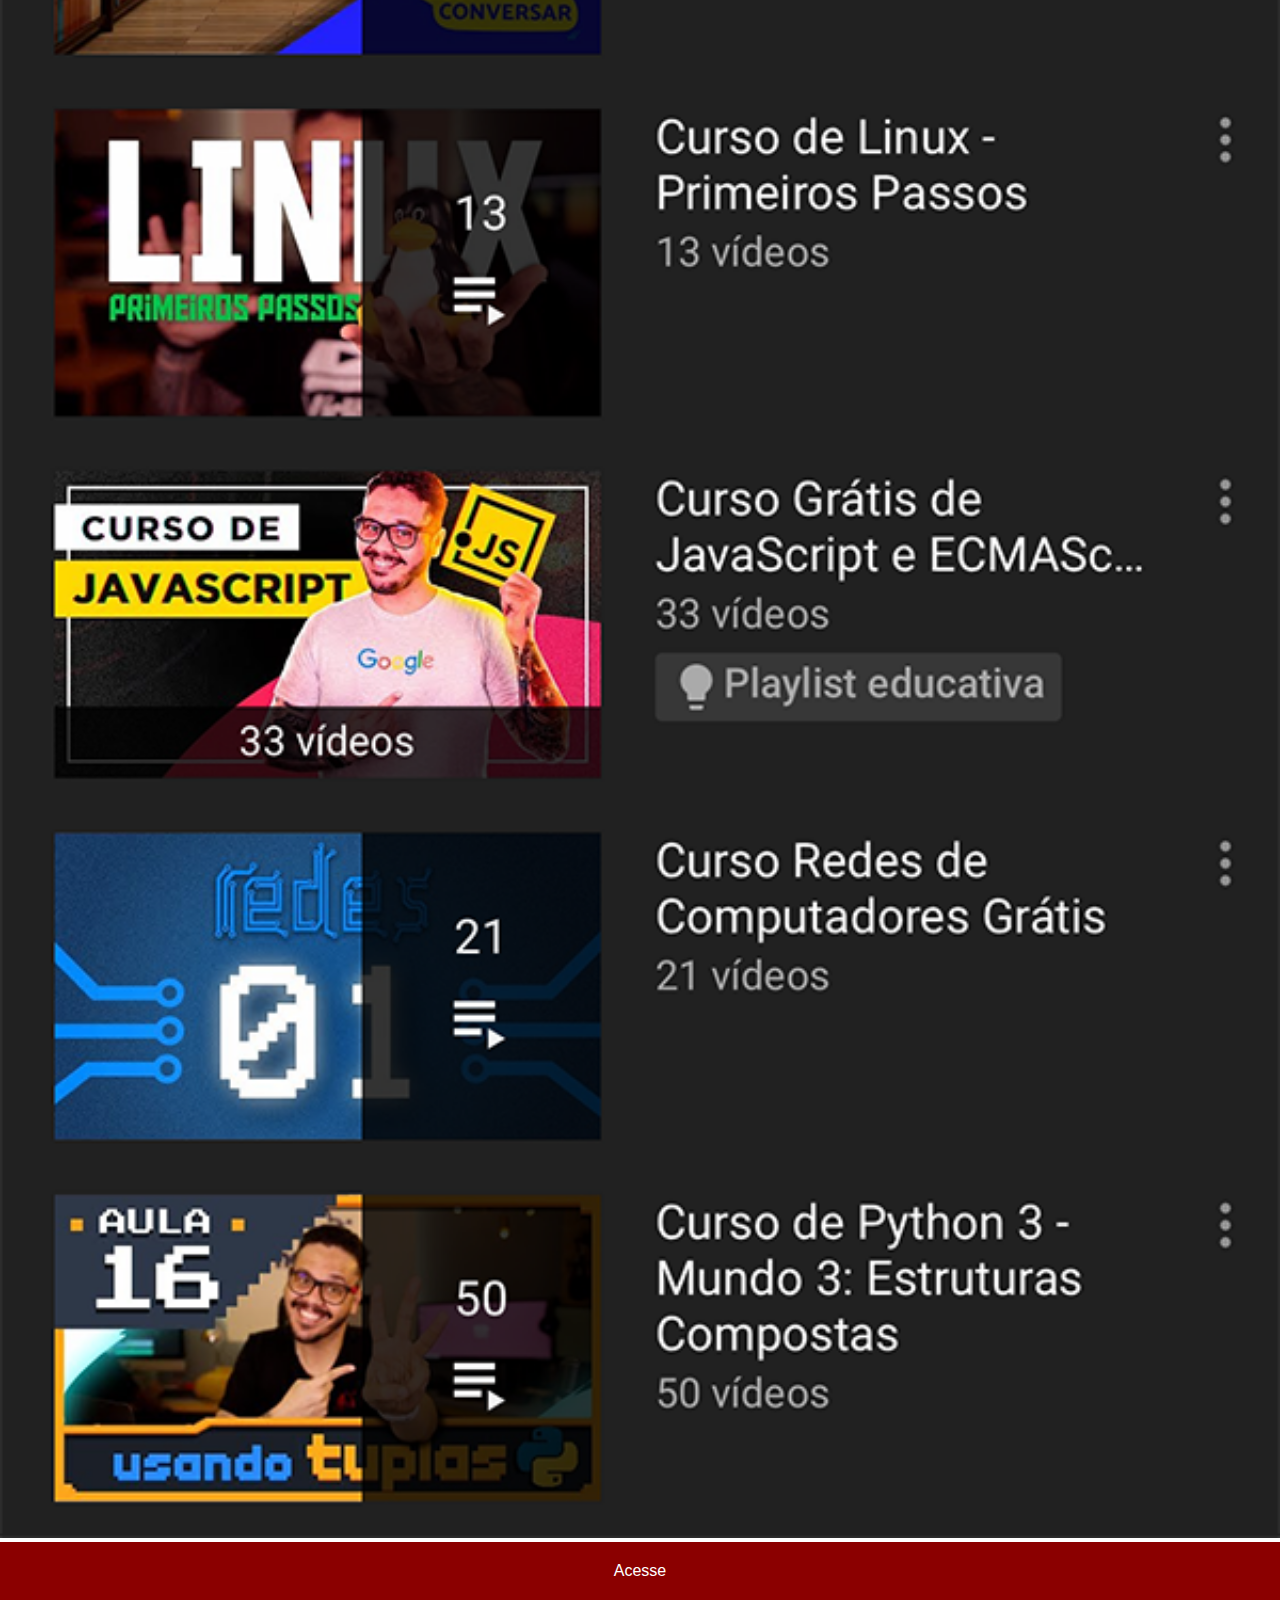
<file: youtube.html>
<!DOCTYPE html>
<html lang="pt-br">
<head>
    <meta charset="UTF-8">
    <meta name="viewport" content="width=device-width, initial-scale=1.0">
    <title>Youtube</title>
    <link rel="stylesheet" href="estilos/socials.css">
</head>
<body>
    <img src="imagens/tela-youtube.png" alt="youtube">
    <a href="https://www.youtube.com/c/CursoemV%C3%ADdeo" target="_blank">Acesse</a>
</body>
</html>
</file>
<file: estilos/style.css>
@charset "UTF-8";

* {
    margin: 0px;
    padding: 0px;
    font-family: Arial, Helvetica, sans-serif;
}

html, body{
    height: 100vh;
    width: 100vw;
    background-color: black;
}

body{
    background: url('../imagens/fundo-madeira.jpg') no-repeat top center;
    background-size: cover;
    background-attachment: fixed;
}
main{
    height: 100vh;
    position: relative;
}

section#telefone{
    position: absolute;
    top: 50%;
    left: 50%;
    transform: translate(-50%, -50%);
    height: 627px;
    width: 311px;
    background: url('../imagens/frame-iphone.png') no-repeat;
}

iframe#tela{
    position: relative;
    top: 80px;
    left: 22px;
    width: 267px;
    height: 471px;
}

section#redes-sociais{
    text-align: right;
}
section#redes-sociais img{
    width: 50px;
    margin: 10px;
    border-radius: 50%;
    box-shadow: 2px 2px 5px rgba(0, 0, 0, 0.400);
    box-sizing: border-box;
}

section#redes-sociais img:hover{
    border: 2px solid rgba(255, 255, 255, 0.637);
    transform: translate(-3px, -3px);
    box-shadow: 5px 5px 10px rgba(0, 0, 0, 0.623);
    transition: transform .3s, border 1s;
}
</file>
<file: estilos/socials.css>
@charset "utf-8";

*{
    margin: 0px;
    padding: 0px;
    font-family: Arial, Helvetica, sans-serif;
}
::-webkit-scrollbar{
    width: 0px;
    height: 0px;
}/*esconder a rolagem*/
img{
    width: 100vw;
}
a{
    display: block;
    background-color: darkred;
    padding: 20px;
    text-align: center;
    text-decoration:none ;
    color: white;
}
a:hover{
    background-color: red;
}
</file>
